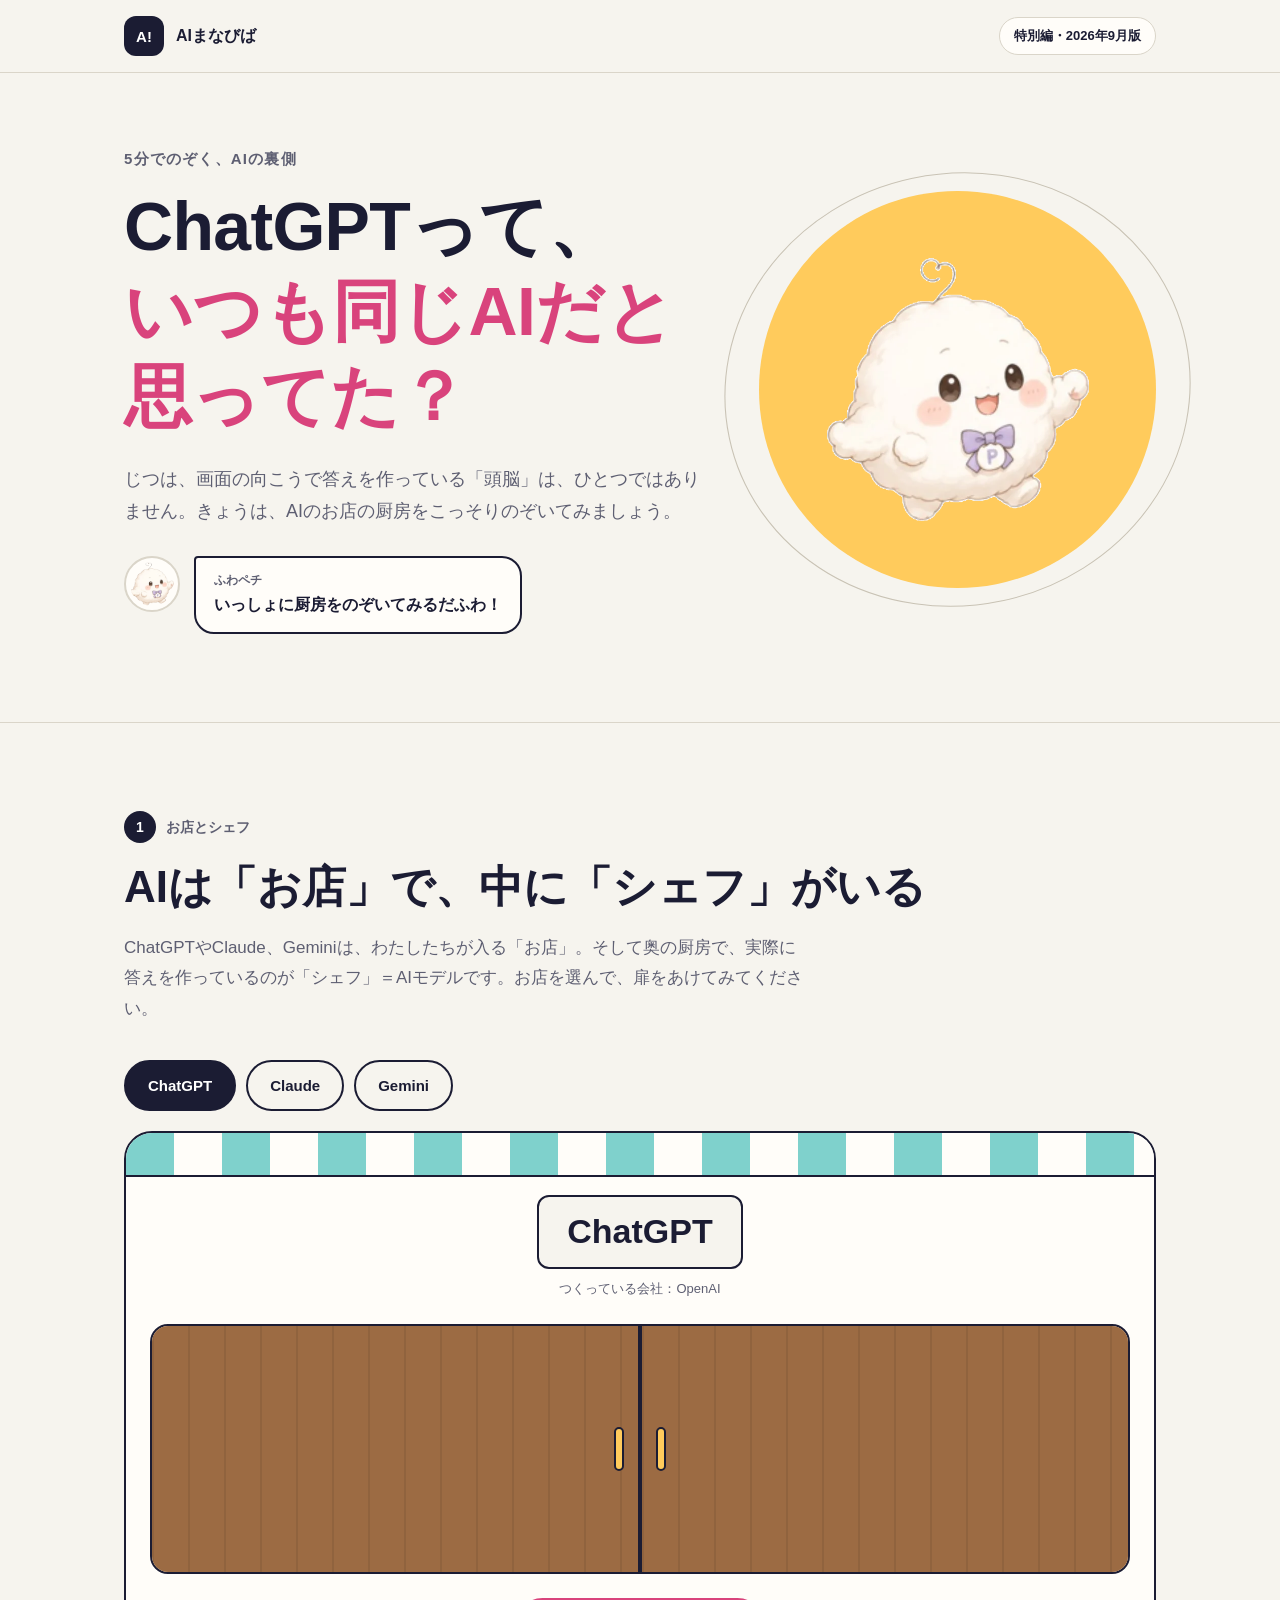
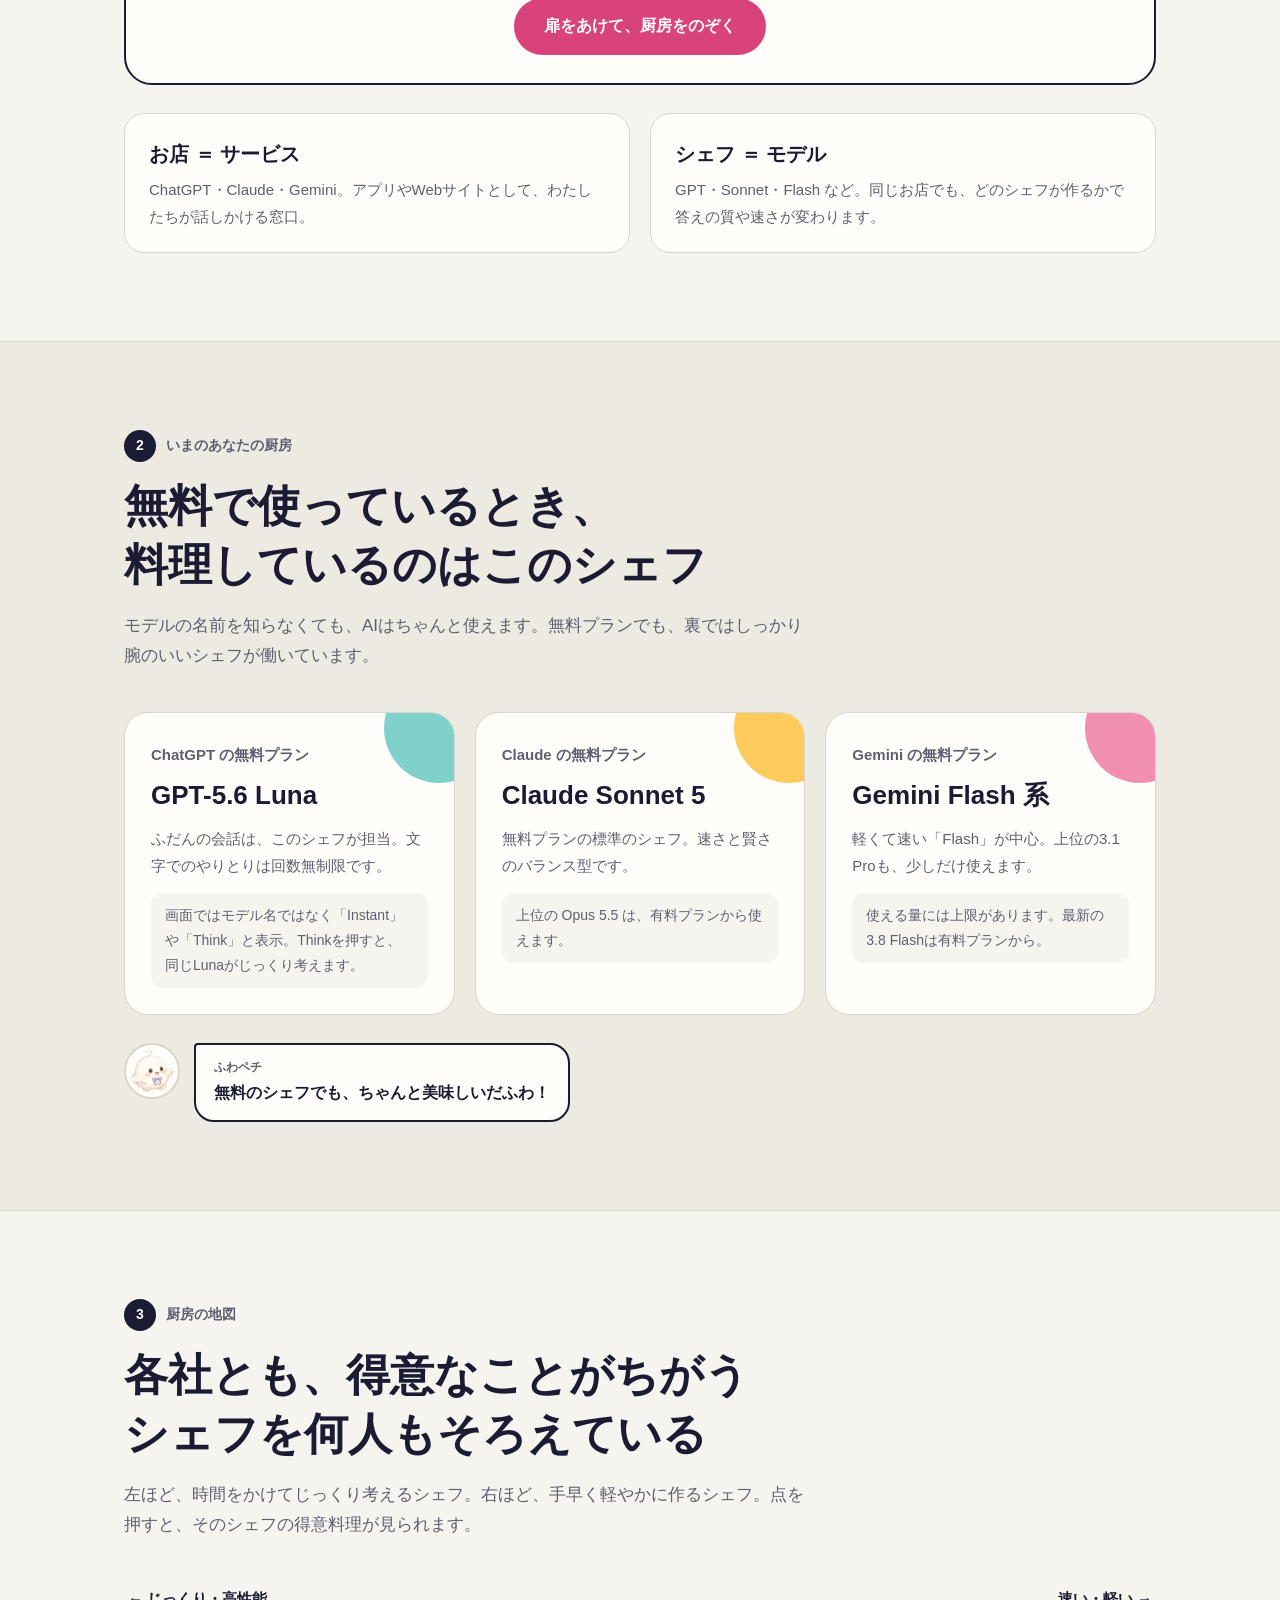
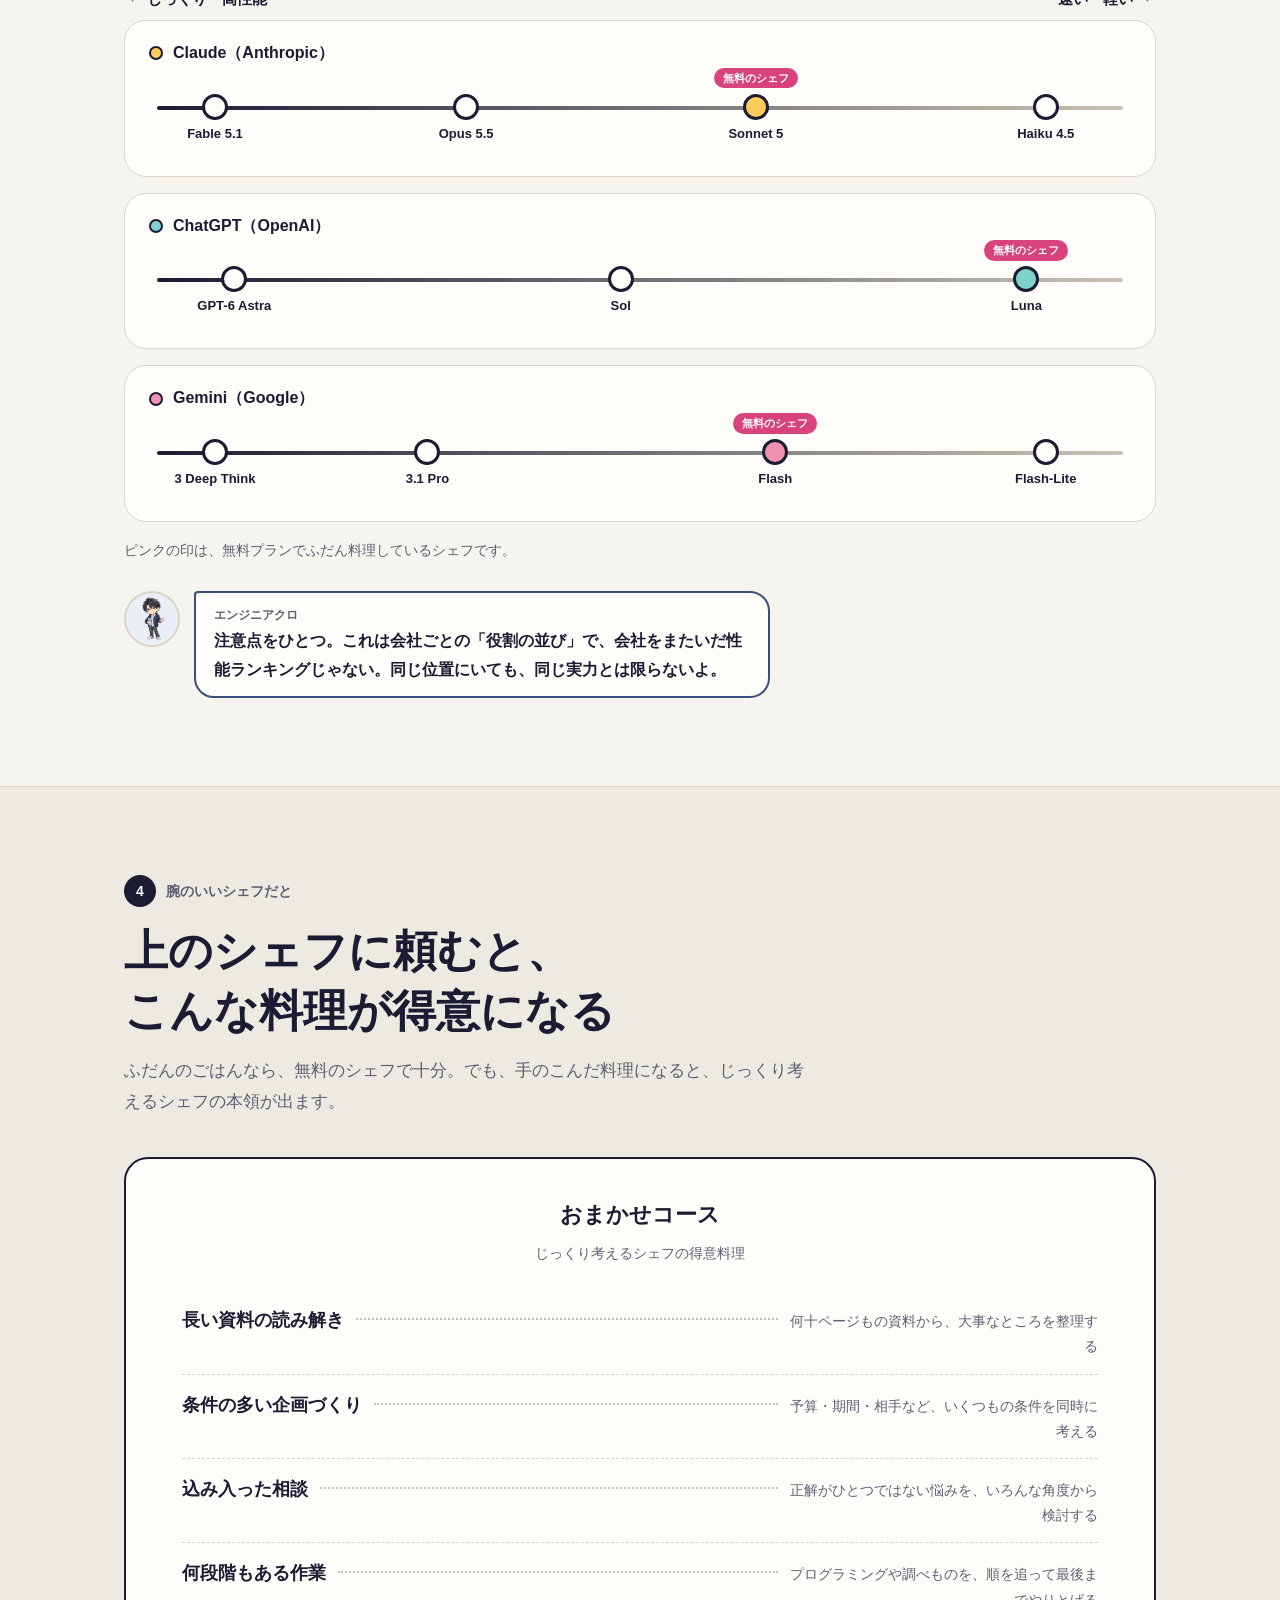
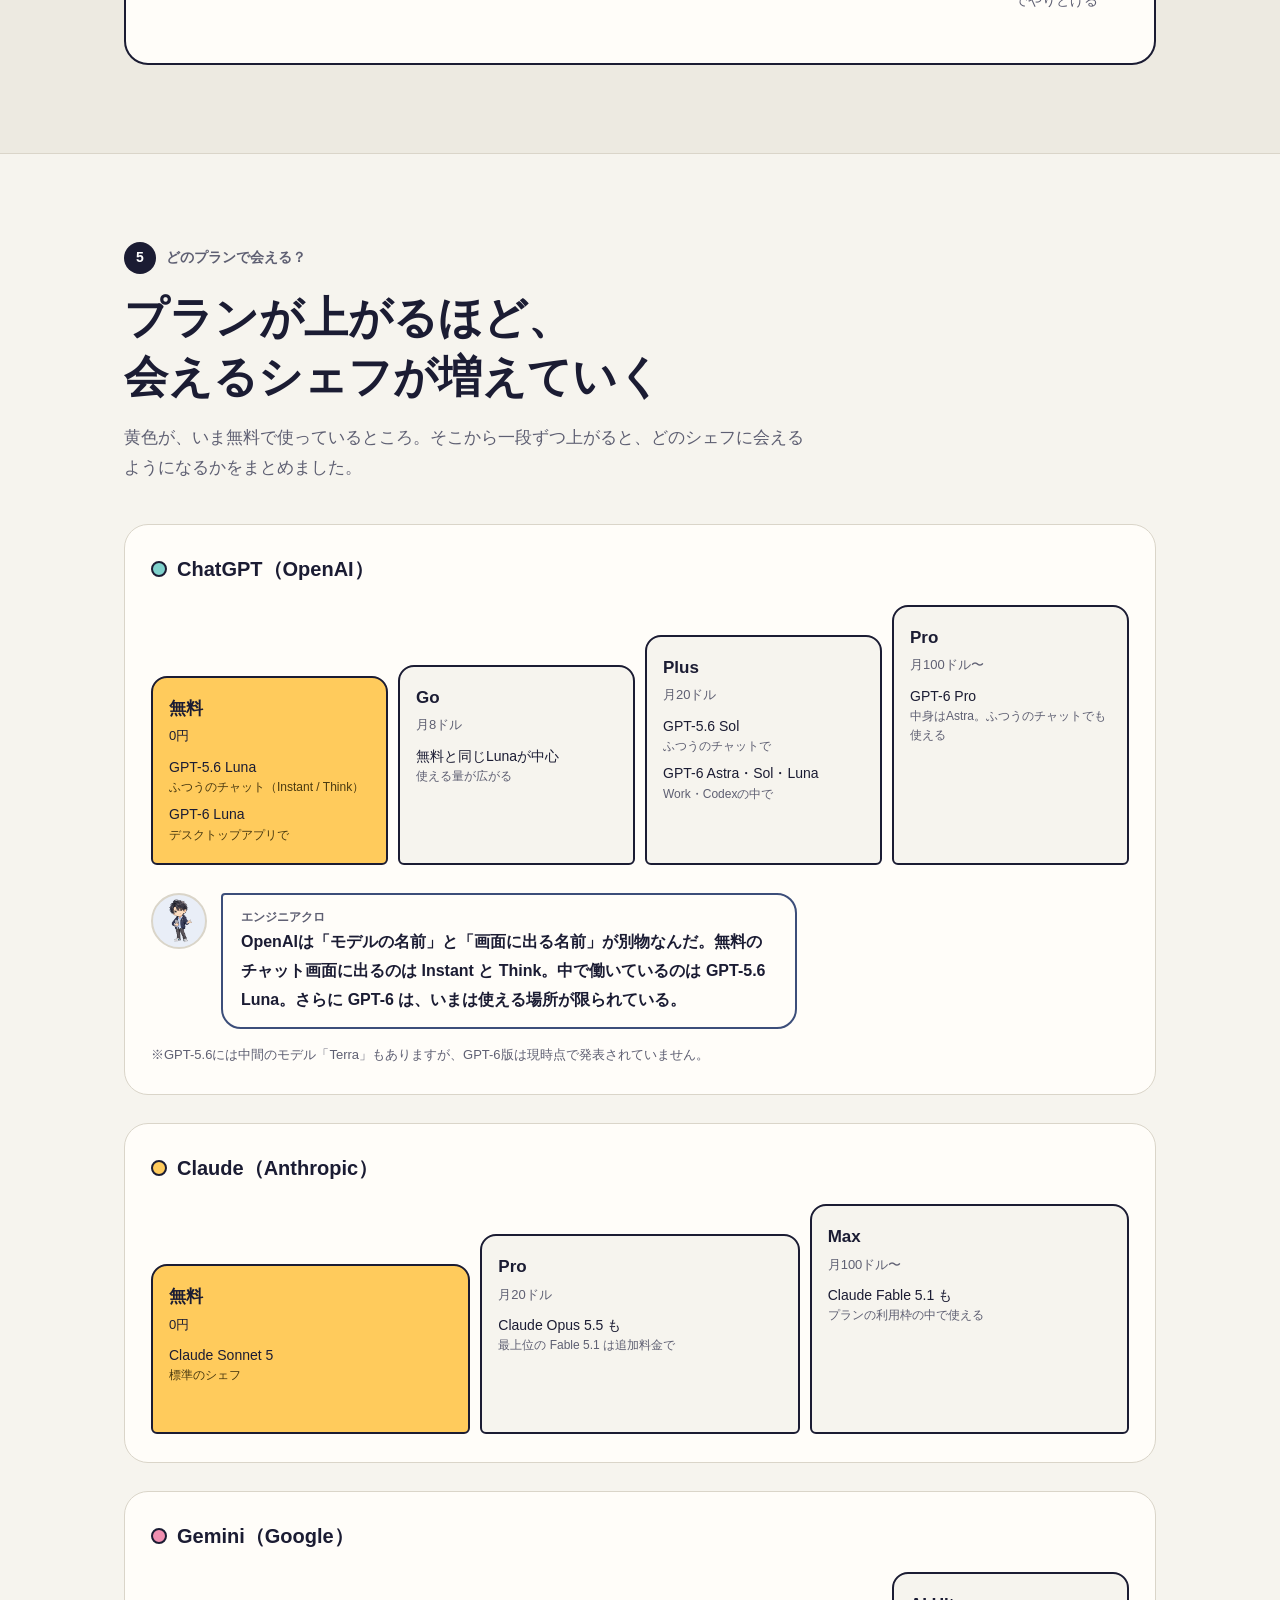
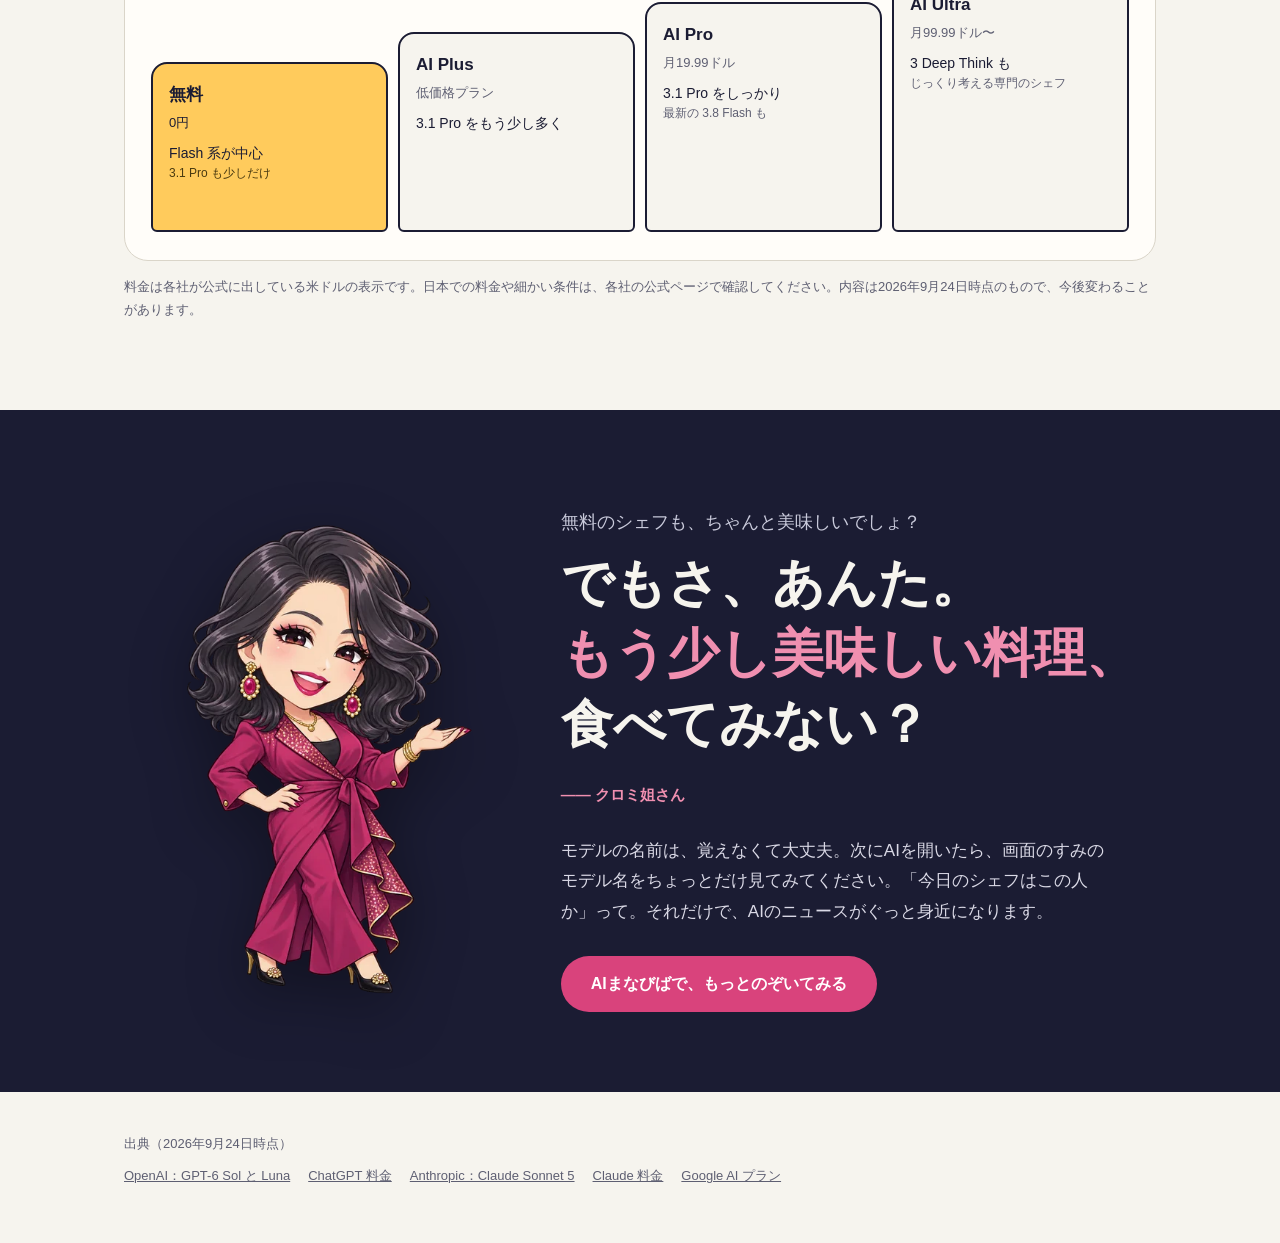
<file: index.html>
<!DOCTYPE html>
<html lang="ja">
<head>
<meta charset="utf-8">
<meta name="viewport" content="width=device-width, initial-scale=1, viewport-fit=cover">
<meta name="theme-color" content="#15162b">
<title>AIの厨房をのぞいてみよう｜AIまなびば 特別編</title>
<style>
:root{
  --paper:#F6F4EE; --paper2:#EDEAE1; --card:#FFFDF9; --ink:#1B1C33; --muted:#5E5F72;
  --pink:#D9437C; --sun:#FFCB5C; --mint:#7FD1CC; --rose:#F08FB0; --line:#DAD5C9;
  --font: Meiryo, "Meiryo UI", "Hiragino Sans", "Hiragino Kaku Gothic ProN", "Noto Sans JP", sans-serif;
}
*{box-sizing:border-box;margin:0;padding:0}
html{scroll-behavior:smooth}
body{background:var(--paper);color:var(--ink);font-family:var(--font);line-height:1.8;-webkit-font-smoothing:antialiased;
  padding-top:env(safe-area-inset-top,0px);padding-bottom:env(safe-area-inset-bottom,0px)}
img{max-width:100%;display:block}
a{color:inherit}
:focus-visible{outline:3px solid var(--pink);outline-offset:3px;border-radius:6px}
.wrap{max-width:1080px;margin:0 auto;padding:0 24px}

/* header */
header{border-bottom:1px solid var(--line)}
header .wrap{display:flex;align-items:center;justify-content:space-between;height:72px}
.brand{display:flex;align-items:center;gap:12px;font-weight:700;text-decoration:none}
.brand i{font-style:normal;display:grid;place-items:center;width:40px;height:40px;border-radius:12px;background:var(--ink);color:#fff;font-size:15px}
.tag{font-size:13px;font-weight:700;background:var(--card);border:1px solid var(--line);padding:6px 14px;border-radius:999px}

/* hero */
.hero{padding:72px 0 88px}
.hero .wrap{display:grid;grid-template-columns:1.2fr .8fr;gap:40px;align-items:center}
.kicker{font-size:15px;font-weight:700;color:var(--muted);letter-spacing:.08em;margin-bottom:12px}
.hero h1{font-size:clamp(36px,6.4vw,68px);line-height:1.25;font-weight:700;letter-spacing:-.01em}
.hero h1 span{display:block;color:var(--pink)}
.hero p.lead{margin-top:24px;font-size:18px;color:var(--muted);max-width:32em}
.sun{position:relative;aspect-ratio:1;border-radius:50%;background:var(--sun);display:grid;place-items:center}
.sun::after{content:"";position:absolute;inset:-18px;border-radius:50%;border:1px solid #C9C3B5;transform:rotate(-12deg) scaleX(1.08)}
.sun img{width:66%;animation:float 4s ease-in-out infinite}
@keyframes float{50%{transform:translateY(-10px)}}

/* speech */
.say{display:flex;gap:14px;align-items:flex-start;margin-top:28px}
.say img{width:56px;height:56px;object-fit:contain;flex:none;background:var(--card);border-radius:50%;border:2px solid var(--line);padding:4px}
.say .bubble{background:var(--card);border:2px solid var(--ink);border-radius:4px 20px 20px 20px;padding:12px 18px;font-weight:700;font-size:16px;max-width:36em}
.say .who{display:block;font-size:12px;color:var(--muted);font-weight:700}
.say.kuro .bubble{border-color:#3C4E7A}
.say.kuro img{background:#E9EEF7}

/* sections */
section.scene{padding:88px 0;border-top:1px solid var(--line)}
section.alt{background:var(--paper2)}
.scene h2{font-size:clamp(28px,4.2vw,44px);line-height:1.35;font-weight:700;margin-bottom:16px}
.scene .intro{font-size:17px;color:var(--muted);max-width:40em}
.step{display:inline-flex;align-items:center;gap:10px;font-weight:700;font-size:14px;color:var(--muted);margin-bottom:14px}
.step b{display:grid;place-items:center;width:32px;height:32px;border-radius:50%;background:var(--ink);color:#fff;font-size:14px}

/* shop */
.shop-tabs{display:flex;gap:10px;flex-wrap:wrap;margin:36px 0 20px}
.shop-tabs button{font:inherit;font-weight:700;font-size:15px;padding:10px 22px;border-radius:999px;border:2px solid var(--ink);background:transparent;color:var(--ink);cursor:pointer}
.shop-tabs button[aria-pressed="true"]{background:var(--ink);color:#fff}
.shop{background:var(--card);border-radius:28px;border:2px solid var(--ink);overflow:hidden}
.awning{height:44px;background:repeating-linear-gradient(90deg,var(--c,var(--sun)) 0 48px,var(--card) 48px 96px);border-bottom:2px solid var(--ink)}
.sign{text-align:center;padding:18px 16px 6px}
.sign strong{display:inline-block;font-size:clamp(24px,4vw,34px);border:2px solid var(--ink);border-radius:12px;padding:4px 28px;background:var(--paper)}
.sign small{display:block;color:var(--muted);font-size:13px;margin-top:8px}
.window{position:relative;margin:18px 24px 24px;border-radius:18px;border:2px solid var(--ink);background:#FBF1DE;min-height:250px;overflow:hidden}
.chefs{display:flex;justify-content:center;align-items:flex-end;gap:clamp(8px,3vw,36px);padding:28px 12px 18px;flex-wrap:wrap}
.chef{text-align:center;width:120px}
.chef svg{width:88px;height:120px;display:block;margin:0 auto}
.chef .nm{display:inline-block;font-size:13px;font-weight:700;background:var(--card);border:1.5px solid var(--ink);border-radius:8px;padding:2px 8px;margin-top:4px;line-height:1.5}
.chef .rl{display:block;font-size:12px;color:var(--muted);margin-top:4px;line-height:1.4}
.door{position:absolute;top:0;bottom:0;width:50%;background:#9C6B43;transition:transform .9s cubic-bezier(.6,0,.2,1);display:grid;place-items:center;
  background-image:linear-gradient(90deg,rgba(0,0,0,.08) 2px,transparent 2px);background-size:36px 100%}
.door.l{left:0;border-right:2px solid var(--ink)} .door.r{right:0;border-left:2px solid var(--ink)}
.door span{width:10px;height:44px;border-radius:6px;background:var(--sun);border:2px solid var(--ink)}
.door.l span{margin-left:auto;margin-right:14px}.door.r span{margin-right:auto;margin-left:14px}
.window.open .door.l{transform:translateX(-101%)} .window.open .door.r{transform:translateX(101%)}
.peek{display:flex;justify-content:center;padding:0 24px 28px}
.btn{font:inherit;font-weight:700;font-size:16px;padding:14px 30px;border-radius:999px;border:none;background:var(--pink);color:#fff;cursor:pointer}
.btn:hover{filter:brightness(1.05)}
.equation{display:grid;grid-template-columns:1fr 1fr;gap:20px;margin-top:28px}
.eq{background:var(--card);border-radius:20px;padding:22px 24px;border:1px solid var(--line)}
.eq b{display:block;font-size:20px}
.eq p{color:var(--muted);font-size:15px;margin-top:4px}

/* free */
.free-grid{display:grid;grid-template-columns:repeat(3,1fr);gap:20px;margin-top:40px}
.free{position:relative;background:var(--card);border-radius:24px;padding:28px 26px 26px;overflow:hidden;border:1px solid var(--line)}
.free::before{content:"";position:absolute;top:-40px;right:-40px;width:110px;height:110px;border-radius:50%;background:var(--c)}
.free h3{font-size:15px;color:var(--muted);font-weight:700}
.free p.who{color:var(--ink);font-size:26px;font-weight:700;line-height:1.35;margin:10px 0 12px}
.free p{font-size:15px;color:var(--muted)}
.free .screen{margin-top:14px;font-size:14px;background:var(--paper);border-radius:12px;padding:10px 14px}

/* map */
.axis{display:flex;justify-content:space-between;font-weight:700;font-size:15px;margin:44px 0 8px;padding:0 4px}
.axis span:first-child::before{content:"← "} .axis span:last-child::after{content:" →"}
.row{background:var(--card);border-radius:22px;border:1px solid var(--line);padding:18px 24px 20px;margin-bottom:16px}
.row h3{font-size:16px;font-weight:700;display:flex;align-items:center;gap:10px}
.row h3 i{width:14px;height:14px;border-radius:50%;background:var(--c);border:2px solid var(--ink)}
.track{position:relative;height:84px;margin:4px 8px 0}
.track::before{content:"";position:absolute;left:0;right:0;top:34px;height:4px;border-radius:2px;background:linear-gradient(90deg,var(--ink),#C9C3B5)}
.dot{position:absolute;top:0;transform:translateX(-50%);font:inherit;background:none;border:none;cursor:pointer;color:var(--ink);text-align:center;width:120px}
.dot .d{display:block;width:26px;height:26px;margin:22px auto 6px;border-radius:50%;background:var(--card);border:3px solid var(--ink);transition:transform .2s}
.dot .n{display:block;font-size:13px;font-weight:700;line-height:1.3}
.dot:hover .d,.dot[aria-expanded="true"] .d{transform:scale(1.2);background:var(--c)}
.dot.free-chef .d{background:var(--c)}
.dot .badge{position:absolute;top:-4px;left:50%;transform:translateX(-50%);white-space:nowrap;font-size:11px;font-weight:700;background:var(--pink);color:#fff;border-radius:999px;padding:1px 9px;line-height:1.7}
.info{font-size:15px;color:var(--ink);background:var(--paper);border-radius:12px;padding:12px 16px;margin-top:6px}
.info[hidden]{display:none}
.legend{font-size:14px;color:var(--muted);margin-top:8px}

/* menu */
.menu{margin-top:40px;background:var(--card);border-radius:24px;border:2px solid var(--ink);padding:36px clamp(20px,5vw,56px)}
.menu h3{text-align:center;font-size:22px;margin-bottom:6px}
.menu .sub{text-align:center;color:var(--muted);font-size:14px;margin-bottom:24px}
.menu ul{list-style:none}
.menu li{display:flex;align-items:baseline;gap:12px;padding:14px 0;border-bottom:1px dashed var(--line)}
.menu li:last-child{border-bottom:none}
.menu li b{font-size:18px}
.menu li .fill{flex:1;border-bottom:2px dotted #C9C3B5;transform:translateY(-6px);min-width:20px}
.menu li span{font-size:14px;color:var(--muted);text-align:right;max-width:22em}

/* plans */
.plans{display:grid;gap:28px;margin-top:40px}
.plan{background:var(--card);border-radius:24px;border:1px solid var(--line);padding:26px 26px 28px}
.plan h3{font-size:20px;display:flex;align-items:center;gap:10px;margin-bottom:18px}
.plan h3 i{width:16px;height:16px;border-radius:50%;background:var(--c);border:2px solid var(--ink)}
.stairs{display:grid;grid-auto-flow:column;grid-auto-columns:1fr;gap:10px;align-items:end}
.stair{border-radius:16px 16px 6px 6px;padding:16px 16px 18px;background:var(--paper);border:2px solid var(--ink)}
.stair:nth-child(1){min-height:170px}.stair:nth-child(2){min-height:200px}.stair:nth-child(3){min-height:230px}.stair:nth-child(4){min-height:260px}
.stair.you{background:var(--sun)}
.stair .pn{font-weight:700;font-size:17px}
.stair .pr{font-size:13px;color:var(--muted);margin-bottom:8px}
.stair.you .pr{color:var(--ink)}
.stair ul{list-style:none;font-size:14px;line-height:1.6}
.stair li+li{margin-top:6px}
.stair li small{display:block;font-size:12px;color:var(--muted)}
.stair.you li small{color:#4A3A10}
.note{font-size:13px;color:var(--muted);margin-top:14px}

/* finale */
.finale{background:var(--ink);color:#F6F4EE;padding:96px 0 80px;overflow:hidden}
.finale .wrap{display:grid;grid-template-columns:.8fr 1.2fr;gap:40px;align-items:center}
.finale img{width:100%;max-width:380px;margin:0 auto;filter:drop-shadow(0 18px 30px rgba(0,0,0,.35))}
.finale .line1{font-size:18px;color:#C9CADB}
.finale h2{font-size:clamp(30px,4.8vw,52px);line-height:1.35;margin:10px 0 22px}
.finale h2 em{font-style:normal;color:var(--rose)}
.finale .by{font-weight:700;color:var(--rose);font-size:15px}
.finale p.close{margin-top:28px;font-size:17px;color:#DAD9E6;max-width:32em}
.finale .btn{display:inline-block;margin-top:28px;text-decoration:none}

footer{padding:40px 0 56px;font-size:13px;color:var(--muted)}
footer ul{list-style:none;margin-top:8px;display:flex;flex-wrap:wrap;gap:6px 18px}

/* responsive */
@media (max-width:820px){
  .hero .wrap,.finale .wrap{grid-template-columns:1fr}
  .sun{max-width:320px;margin:0 auto;width:100%}
  .free-grid,.equation{grid-template-columns:1fr}
  .stairs{grid-auto-flow:row;grid-auto-columns:auto}
  .stair{min-height:0!important}
  .track{height:auto;display:flex;flex-direction:column;gap:6px;margin-top:10px}
  .track::before{left:12px;right:auto;top:4px;bottom:4px;width:4px;height:auto;background:linear-gradient(180deg,var(--ink),#C9C3B5)}
  .dot{position:relative;left:auto!important;transform:none;display:flex;align-items:center;gap:12px;width:auto;text-align:left;padding:4px 0}
  .dot .d{margin:0 0 0 1px;flex:none}
  .dot .badge{position:static;transform:none;margin-left:4px;order:3}
  .axis{flex-direction:column;gap:2px;font-size:14px}
  .axis span:first-child::before{content:"↑ "} .axis span:last-child::after{content:" ↓"}
  .menu li{flex-wrap:wrap}.menu li .fill{display:none}.menu li span{text-align:left;max-width:none}
}
@media (prefers-reduced-motion:reduce){*{animation:none!important;transition:none!important}html{scroll-behavior:auto}}
</style>
</head>
<body>

<header><div class="wrap">
  <a class="brand" href="https://ai-manabiba.mighty-eagle-3157.chatgpt.site/"><i>A!</i>AIまなびば</a>
  <span class="tag">特別編・2026年9月版</span>
</div></header>

<main>
<section class="hero"><div class="wrap">
  <div>
    <p class="kicker">5分でのぞく、AIの裏側</p>
    <h1>ChatGPTって、<span>いつも同じAIだと<br>思ってた？</span></h1>
    <p class="lead">じつは、画面の向こうで答えを作っている「頭脳」は、ひとつではありません。きょうは、AIのお店の厨房をこっそりのぞいてみましょう。</p>
    <div class="say">
      <img src="[data-uri]" alt="">
      <p class="bubble"><span class="who">ふわペチ</span>いっしょに厨房をのぞいてみるだふわ！</p>
    </div>
  </div>
  <div class="sun"><img src="[data-uri]" alt="案内役のふわペチ"></div>
</div></section>

<section class="scene" id="shop"><div class="wrap">
  <p class="step"><b>1</b>お店とシェフ</p>
  <h2>AIは「お店」で、中に「シェフ」がいる</h2>
  <p class="intro">ChatGPTやClaude、Geminiは、わたしたちが入る「お店」。そして奥の厨房で、実際に答えを作っているのが「シェフ」＝AIモデルです。お店を選んで、扉をあけてみてください。</p>

  <div class="shop-tabs" role="group" aria-label="お店をえらぶ">
    <button type="button" data-shop="chatgpt" aria-pressed="true">ChatGPT</button>
    <button type="button" data-shop="claude" aria-pressed="false">Claude</button>
    <button type="button" data-shop="gemini" aria-pressed="false">Gemini</button>
  </div>

  <div class="shop" id="shopBox">
    <div class="awning"></div>
    <div class="sign"><strong id="shopName">ChatGPT</strong><small id="shopMaker">つくっている会社：OpenAI</small></div>
    <div class="window" id="win">
      <div class="chefs" id="chefs" aria-live="polite"></div>
      <div class="door l" aria-hidden="true"><span></span></div>
      <div class="door r" aria-hidden="true"><span></span></div>
    </div>
    <div class="peek"><button class="btn" type="button" id="peekBtn" aria-controls="win">扉をあけて、厨房をのぞく</button></div>
  </div>

  <div class="equation">
    <div class="eq"><b>お店 ＝ サービス</b><p>ChatGPT・Claude・Gemini。アプリやWebサイトとして、わたしたちが話しかける窓口。</p></div>
    <div class="eq"><b>シェフ ＝ モデル</b><p>GPT・Sonnet・Flash など。同じお店でも、どのシェフが作るかで答えの質や速さが変わります。</p></div>
  </div>
</div></section>

<section class="scene alt" id="free"><div class="wrap">
  <p class="step"><b>2</b>いまのあなたの厨房</p>
  <h2>無料で使っているとき、<br>料理しているのはこのシェフ</h2>
  <p class="intro">モデルの名前を知らなくても、AIはちゃんと使えます。無料プランでも、裏ではしっかり腕のいいシェフが働いています。</p>
  <div class="free-grid">
    <article class="free" style="--c:var(--mint)">
      <h3>ChatGPT の無料プラン</h3>
      <p class="who">GPT-5.6 Luna</p>
      <p>ふだんの会話は、このシェフが担当。文字でのやりとりは回数無制限です。</p>
      <p class="screen">画面ではモデル名ではなく「Instant」や「Think」と表示。Thinkを押すと、同じLunaがじっくり考えます。</p>
    </article>
    <article class="free" style="--c:var(--sun)">
      <h3>Claude の無料プラン</h3>
      <p class="who">Claude Sonnet 5</p>
      <p>無料プランの標準のシェフ。速さと賢さのバランス型です。</p>
      <p class="screen">上位の Opus 5.5 は、有料プランから使えます。</p>
    </article>
    <article class="free" style="--c:var(--rose)">
      <h3>Gemini の無料プラン</h3>
      <p class="who">Gemini Flash 系</p>
      <p>軽くて速い「Flash」が中心。上位の3.1 Proも、少しだけ使えます。</p>
      <p class="screen">使える量には上限があります。最新の3.8 Flashは有料プランから。</p>
    </article>
  </div>
  <div class="say">
    <img src="[data-uri]" alt="">
    <p class="bubble"><span class="who">ふわペチ</span>無料のシェフでも、ちゃんと美味しいだふわ！</p>
  </div>
</div></section>

<section class="scene" id="map"><div class="wrap">
  <p class="step"><b>3</b>厨房の地図</p>
  <h2>各社とも、得意なことがちがう<br>シェフを何人もそろえている</h2>
  <p class="intro">左ほど、時間をかけてじっくり考えるシェフ。右ほど、手早く軽やかに作るシェフ。点を押すと、そのシェフの得意料理が見られます。</p>

  <div class="axis" aria-hidden="true"><span>じっくり・高性能</span><span>速い・軽い</span></div>
  <div id="rows"></div>
  <p class="legend">ピンクの印は、無料プランでふだん料理しているシェフです。</p>

  <div class="say kuro">
    <img src="[data-uri]" alt="">
    <p class="bubble"><span class="who">エンジニアクロ</span>注意点をひとつ。これは会社ごとの「役割の並び」で、会社をまたいだ性能ランキングじゃない。同じ位置にいても、同じ実力とは限らないよ。</p>
  </div>
</div></section>

<section class="scene alt" id="menu"><div class="wrap">
  <p class="step"><b>4</b>腕のいいシェフだと</p>
  <h2>上のシェフに頼むと、<br>こんな料理が得意になる</h2>
  <p class="intro">ふだんのごはんなら、無料のシェフで十分。でも、手のこんだ料理になると、じっくり考えるシェフの本領が出ます。</p>
  <div class="menu">
    <h3>おまかせコース</h3>
    <p class="sub">じっくり考えるシェフの得意料理</p>
    <ul>
      <li><b>長い資料の読み解き</b><i class="fill"></i><span>何十ページもの資料から、大事なところを整理する</span></li>
      <li><b>条件の多い企画づくり</b><i class="fill"></i><span>予算・期間・相手など、いくつもの条件を同時に考える</span></li>
      <li><b>込み入った相談</b><i class="fill"></i><span>正解がひとつではない悩みを、いろんな角度から検討する</span></li>
      <li><b>何段階もある作業</b><i class="fill"></i><span>プログラミングや調べものを、順を追って最後までやりとげる</span></li>
    </ul>
  </div>
</div></section>

<section class="scene" id="plans"><div class="wrap">
  <p class="step"><b>5</b>どのプランで会える？</p>
  <h2>プランが上がるほど、<br>会えるシェフが増えていく</h2>
  <p class="intro">黄色が、いま無料で使っているところ。そこから一段ずつ上がると、どのシェフに会えるようになるかをまとめました。</p>

  <div class="plans">
    <div class="plan" style="--c:var(--mint)">
      <h3><i></i>ChatGPT（OpenAI）</h3>
      <div class="stairs">
        <div class="stair you"><p class="pn">無料</p><p class="pr">0円</p><ul><li>GPT-5.6 Luna<small>ふつうのチャット（Instant / Think）</small></li><li>GPT-6 Luna<small>デスクトップアプリで</small></li></ul></div>
        <div class="stair"><p class="pn">Go</p><p class="pr">月8ドル</p><ul><li>無料と同じLunaが中心<small>使える量が広がる</small></li></ul></div>
        <div class="stair"><p class="pn">Plus</p><p class="pr">月20ドル</p><ul><li>GPT-5.6 Sol<small>ふつうのチャットで</small></li><li>GPT-6 Astra・Sol・Luna<small>Work・Codexの中で</small></li></ul></div>
        <div class="stair"><p class="pn">Pro</p><p class="pr">月100ドル〜</p><ul><li>GPT-6 Pro<small>中身はAstra。ふつうのチャットでも使える</small></li></ul></div>
      </div>
      <div class="say kuro">
        <img src="[data-uri]" alt="">
        <p class="bubble"><span class="who">エンジニアクロ</span>OpenAIは「モデルの名前」と「画面に出る名前」が別物なんだ。無料のチャット画面に出るのは Instant と Think。中で働いているのは GPT-5.6 Luna。さらに GPT-6 は、いまは使える場所が限られている。</p>
      </div>
      <p class="note">※GPT-5.6には中間のモデル「Terra」もありますが、GPT-6版は現時点で発表されていません。</p>
    </div>

    <div class="plan" style="--c:var(--sun)">
      <h3><i></i>Claude（Anthropic）</h3>
      <div class="stairs">
        <div class="stair you"><p class="pn">無料</p><p class="pr">0円</p><ul><li>Claude Sonnet 5<small>標準のシェフ</small></li></ul></div>
        <div class="stair"><p class="pn">Pro</p><p class="pr">月20ドル</p><ul><li>Claude Opus 5.5 も<small>最上位の Fable 5.1 は追加料金で</small></li></ul></div>
        <div class="stair"><p class="pn">Max</p><p class="pr">月100ドル〜</p><ul><li>Claude Fable 5.1 も<small>プランの利用枠の中で使える</small></li></ul></div>
      </div>
    </div>

    <div class="plan" style="--c:var(--rose)">
      <h3><i></i>Gemini（Google）</h3>
      <div class="stairs">
        <div class="stair you"><p class="pn">無料</p><p class="pr">0円</p><ul><li>Flash 系が中心<small>3.1 Pro も少しだけ</small></li></ul></div>
        <div class="stair"><p class="pn">AI Plus</p><p class="pr">低価格プラン</p><ul><li>3.1 Pro をもう少し多く</li></ul></div>
        <div class="stair"><p class="pn">AI Pro</p><p class="pr">月19.99ドル</p><ul><li>3.1 Pro をしっかり<small>最新の 3.8 Flash も</small></li></ul></div>
        <div class="stair"><p class="pn">AI Ultra</p><p class="pr">月99.99ドル〜</p><ul><li>3 Deep Think も<small>じっくり考える専門のシェフ</small></li></ul></div>
      </div>
    </div>
  </div>
  <p class="note">料金は各社が公式に出している米ドルの表示です。日本での料金や細かい条件は、各社の公式ページで確認してください。内容は2026年9月24日時点のもので、今後変わることがあります。</p>
</div></section>

<section class="finale"><div class="wrap">
  <img src="[data-uri]" alt="クロミ姐さん">
  <div>
    <p class="line1">無料のシェフも、ちゃんと美味しいでしょ？</p>
    <h2>でもさ、あんた。<br><em>もう少し美味しい料理、</em><br>食べてみない？</h2>
    <p class="by">―― クロミ姐さん</p>
    <p class="close">モデルの名前は、覚えなくて大丈夫。次にAIを開いたら、画面のすみのモデル名をちょっとだけ見てみてください。「今日のシェフはこの人か」って。それだけで、AIのニュースがぐっと身近になります。</p>
    <a class="btn" href="https://ai-manabiba.mighty-eagle-3157.chatgpt.site/">AIまなびばで、もっとのぞいてみる</a>
  </div>
</div></section>
</main>

<footer><div class="wrap">
  <p>出典（2026年9月24日時点）</p>
  <ul>
    <li><a href="https://openai.com/index/introducing-gpt-6-sol-and-luna/">OpenAI：GPT-6 Sol と Luna</a></li>
    <li><a href="https://chatgpt.com/pricing/">ChatGPT 料金</a></li>
    <li><a href="https://www.anthropic.com/news/claude-sonnet-5">Anthropic：Claude Sonnet 5</a></li>
    <li><a href="https://claude.com/pricing">Claude 料金</a></li>
    <li><a href="https://gemini.google/subscriptions/">Google AI プラン</a></li>
  </ul>
</div></footer>

<script>
const SHOPS={
  chatgpt:{name:"ChatGPT",maker:"OpenAI",c:"#7FD1CC",chefs:[
    ["GPT-6 Astra","むずかしい仕事の達人"],["GPT-6 Sol","ふだんの仕事の主力"],["GPT-6 Luna","手早く作る軽やか担当"]]},
  claude:{name:"Claude",maker:"Anthropic",c:"#FFCB5C",chefs:[
    ["Fable 5.1","いちばんの腕利き"],["Opus 5.5","本格的な仕事の名人"],["Sonnet 5","バランスのいい主力"],["Haiku 4.5","速くて手軽"]]},
  gemini:{name:"Gemini",maker:"Google",c:"#F08FB0",chefs:[
    ["3 Deep Think","じっくり考える専門家"],["3.1 Pro","上位の料理人"],["3.8 Flash","よく働く主力"],["3.5 Flash-Lite","いちばん軽くて速い"]]}
};
const ROWS=[
  {name:"Claude（Anthropic）",c:"#FFCB5C",chefs:[
    [6,"Fable 5.1","Anthropicでいちばん高性能。最高の力が必要な、難しく大事な仕事に。"],
    [32,"Opus 5.5","Fableに近い力を、より手ごろに。企画や分析、プログラミングなど本格的な仕事に。"],
    [62,"Sonnet 5","速さと賢さのバランス型。文章づくりや調べもの、日々の相談に。",true],
    [92,"Haiku 4.5","いちばん速くて手軽。短い質問や要約、たくさんの定型作業に。"]]},
  {name:"ChatGPT（OpenAI）",c:"#7FD1CC",chefs:[
    [8,"GPT-6 Astra","OpenAIでいちばん賢いモデル。条件がたくさん絡む難しい仕事に。"],
    [48,"Sol","ふだんの仕事の主力。GPT-6 Solは、前の世代より間違いが約半分に。"],
    [90,"Luna","とにかく速くて軽い。要約やちょっとした質問に。無料プランのふだんのシェフ（GPT-5.6 Luna）。",true]]},
  {name:"Gemini（Google）",c:"#F08FB0",chefs:[
    [6,"3 Deep Think","時間をかけて深く考えることに特化した専門家。"],
    [28,"3.1 Pro","Googleの上位モデル。じっくり取り組む調べものや分析に。"],
    [64,"Flash","Googleの主力。最新の3.8 Flashは、6週間で3回も新しくなった働き者。無料プランはFlash系が中心。",true],
    [92,"Flash-Lite","いちばん軽くて速い。大量の処理やシンプルな作業に。"]]}
];
function chefSVG(c){return `<svg viewBox="0 0 88 120" aria-hidden="true">
<path d="M18 44c-12 0-14-20 0-20 0-14 18-16 22-6 6-10 22-6 20 6 14-2 14 20 2 20z" fill="#fff" stroke="#1B1C33" stroke-width="2.5"/>
<rect x="20" y="40" width="48" height="12" rx="3" fill="${c}" stroke="#1B1C33" stroke-width="2.5"/>
<circle cx="44" cy="68" r="17" fill="#FBE3CF" stroke="#1B1C33" stroke-width="2.5"/>
<circle cx="38" cy="67" r="2.2" fill="#1B1C33"/><circle cx="50" cy="67" r="2.2" fill="#1B1C33"/>
<path d="M39 74q5 4 10 0" fill="none" stroke="#1B1C33" stroke-width="2" stroke-linecap="round"/>
<path d="M18 118v-14q0-14 26-14t26 14v14z" fill="#fff" stroke="#1B1C33" stroke-width="2.5"/>
<path d="M36 90l8 10 8-10" fill="${c}" stroke="#1B1C33" stroke-width="2"/></svg>`}
const win=document.getElementById('win'),chefsEl=document.getElementById('chefs'),peek=document.getElementById('peekBtn');
function setShop(k){
  const s=SHOPS[k];
  document.querySelectorAll('.shop-tabs button').forEach(b=>b.setAttribute('aria-pressed',b.dataset.shop===k));
  document.getElementById('shopName').textContent=s.name;
  document.getElementById('shopMaker').textContent='つくっている会社：'+s.maker;
  document.getElementById('shopBox').style.setProperty('--c',s.c);
  chefsEl.innerHTML=s.chefs.map(([n,r])=>`<div class="chef">${chefSVG(s.c)}<span class="nm">${n}</span><span class="rl">${r}</span></div>`).join('');
  win.classList.remove('open'); peek.textContent='扉をあけて、厨房をのぞく';
}
document.querySelectorAll('.shop-tabs button').forEach(b=>b.addEventListener('click',()=>setShop(b.dataset.shop)));
peek.addEventListener('click',()=>{const o=win.classList.toggle('open');peek.textContent=o?'扉をしめる':'扉をあけて、厨房をのぞく'});
setShop('chatgpt');

const rowsEl=document.getElementById('rows');
ROWS.forEach((r,ri)=>{
  const row=document.createElement('div');row.className='row';row.style.setProperty('--c',r.c);
  row.innerHTML=`<h3><i></i>${r.name}</h3><div class="track">${r.chefs.map(([x,n,d,f],i)=>
    `<button type="button" class="dot${f?' free-chef':''}" style="left:${x}%" aria-expanded="false" aria-controls="info${ri}" data-i="${i}">${f?'<span class="badge">無料のシェフ</span>':''}<span class="d"></span><span class="n">${n}</span></button>`).join('')}</div><p class="info" id="info${ri}" hidden></p>`;
  const info=row.querySelector('.info');
  row.querySelectorAll('.dot').forEach(btn=>btn.addEventListener('click',()=>{
    const was=btn.getAttribute('aria-expanded')==='true';
    row.querySelectorAll('.dot').forEach(b=>b.setAttribute('aria-expanded','false'));
    if(was){info.hidden=true;return}
    const [,n,d]=r.chefs[btn.dataset.i];
    btn.setAttribute('aria-expanded','true');info.innerHTML=`<b>${n}</b>　${d}`;info.hidden=false;
  }));
  rowsEl.appendChild(row);
});
</script>
</body>
</html>
</file>
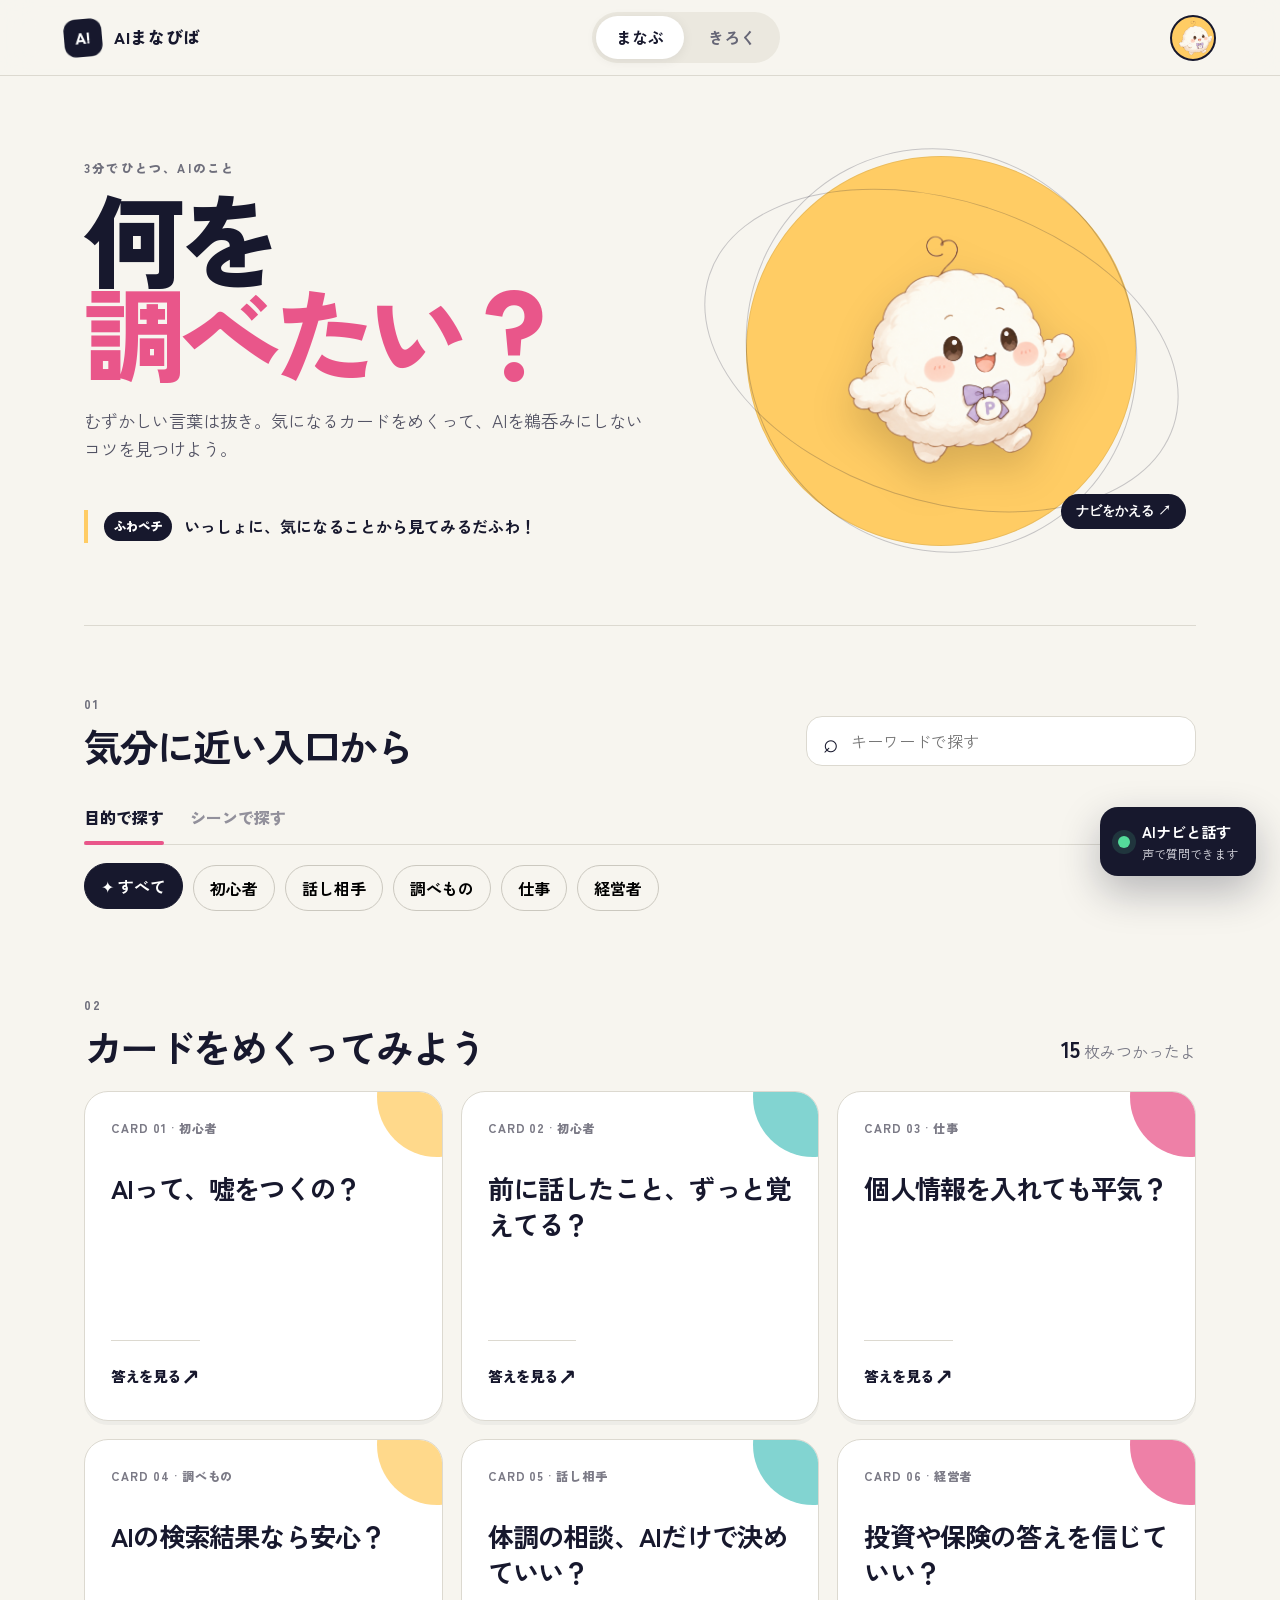
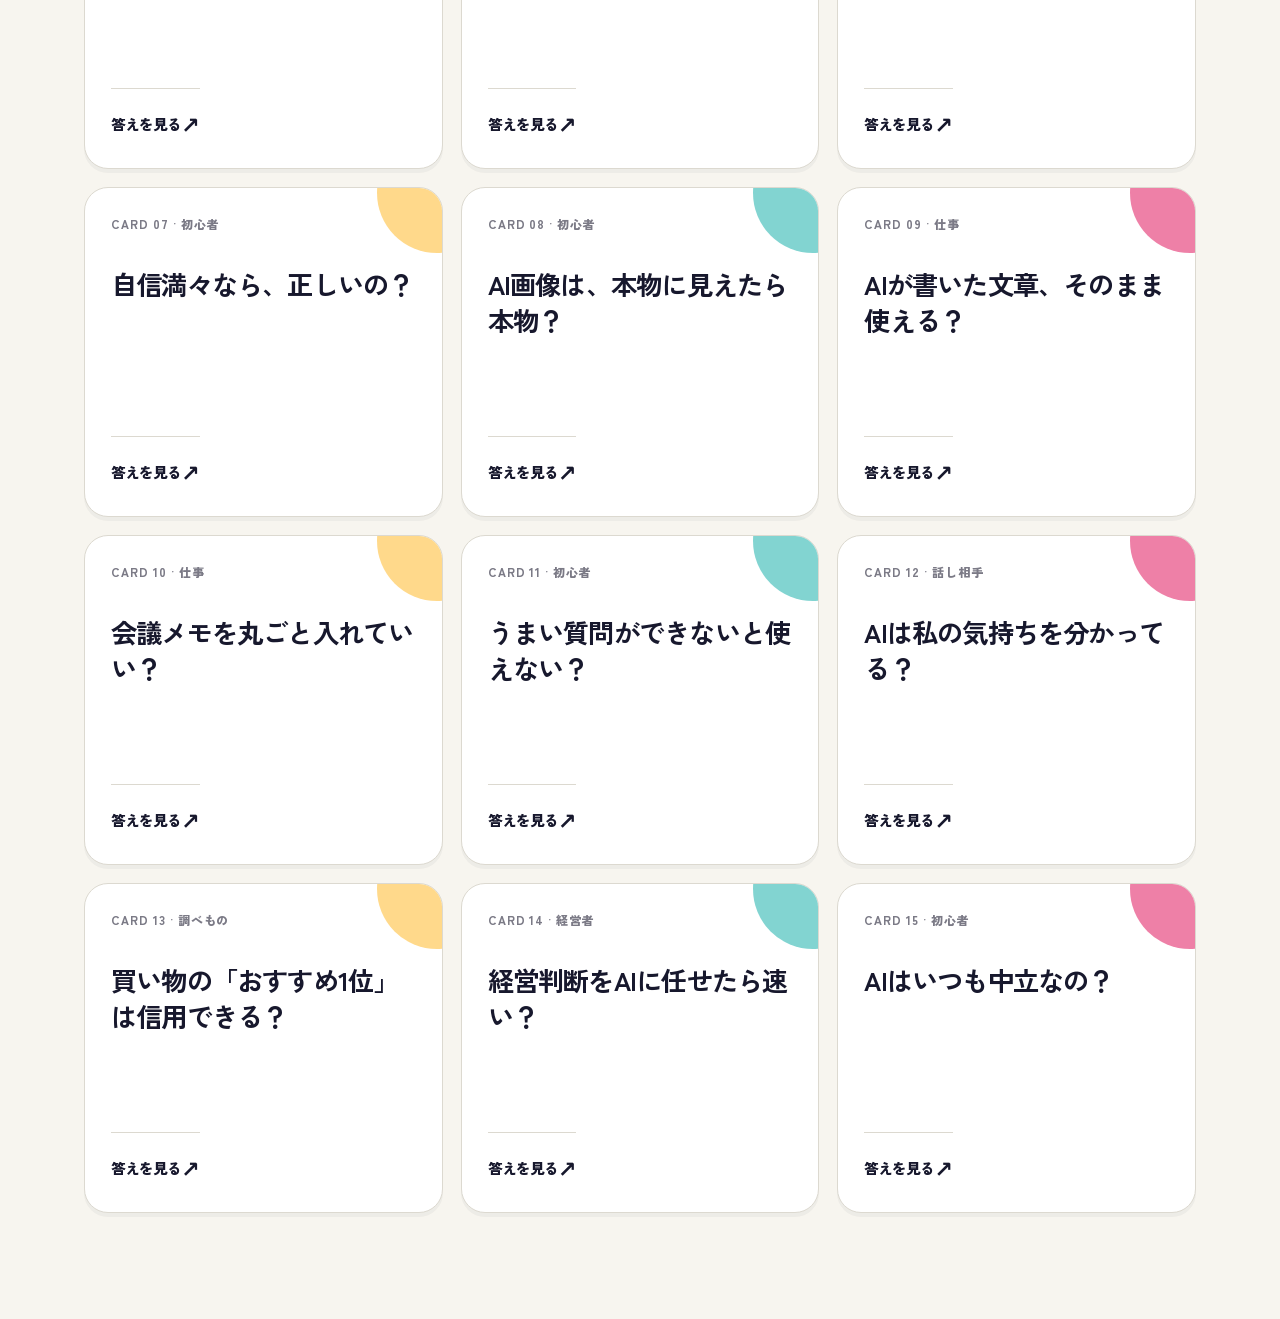
<file: app/index.html>
<!doctype html>
<html lang="ja">
<head>
  <meta charset="utf-8">
  <meta name="viewport" content="width=device-width, initial-scale=1">
  <meta name="description" content="暮らしの疑問から、AIとのちょうどいい付き合い方を学ぶカード型アプリ">
  <meta name="theme-color" content="#15162b">
  <link rel="icon" type="image/svg+xml" href="data:image/svg+xml,%3Csvg xmlns='http://www.w3.org/2000/svg' viewBox='0 0 64 64'%3E%3Crect width='64' height='64' rx='18' fill='%2315162b'/%3E%3Cpath d='M17 42 28 15h8l11 27h-8l-2-6H27l-2 6zm12-12h6l-3-9z' fill='%23fff'/%3E%3Ccircle cx='49' cy='16' r='7' fill='%23ffcc6a'/%3E%3C/svg%3E">
  <title>AIまなびば</title>
  <link rel="stylesheet" href="./styles.css">
  <link rel="stylesheet" href="./fix.css">
</head>
<body>
  <header class="topbar">
    <a class="brand" href="#top" aria-label="AIまなびば ホーム"><span class="brand-mark">A!</span><span>AIまなびば</span></a>
    <nav aria-label="ページ内メニュー">
      <button class="nav-link active" data-view="learn">まなぶ</button>
      <button class="nav-link" data-view="progress">きろく</button>
    </nav>
    <button class="avatar-button" id="avatarButton" aria-label="ナビゲーターを変更"><img id="miniAvatar" src="./assets/pechi.png" alt="ふわペチ"></button>
  </header>

  <main id="top">
    <section class="view" id="learnView">
      <div class="intro-grid">
        <div class="intro-copy">
          <p class="eyebrow">3分でひとつ、AIのこと</p>
          <h1>何を<br><em>調べたい？</em></h1>
          <p class="lead">むずかしい言葉は抜き。気になるカードをめくって、AIを鵜呑みにしないコツを見つけよう。</p>
          <div class="guide-bubble" aria-live="polite"><span id="guideName">ふわペチ</span><p id="guideLine">いっしょに、気になることから見てみるだふわ！</p></div>
        </div>
        <button class="hero-character" id="heroCharacter" aria-label="ナビゲーターを変更">
          <span class="orbit orbit-one"></span><span class="orbit orbit-two"></span>
          <img id="heroImage" src="./assets/pechi.png" alt="ふわペチ">
          <span class="swap-hint">ナビをかえる ↗</span>
        </button>
      </div>

      <section class="finder" aria-labelledby="finderTitle">
        <div class="finder-head">
          <div><p class="section-number">01</p><h2 id="finderTitle">気分に近い入口から</h2></div>
          <label class="search"><span aria-hidden="true">⌕</span><input id="searchInput" type="search" placeholder="キーワードで探す" autocomplete="off"></label>
        </div>
        <div class="filter-tabs" role="tablist" aria-label="カードの探し方">
          <button class="filter-tab active" data-mode="purpose" role="tab" aria-selected="true">目的で探す</button>
          <button class="filter-tab" data-mode="scene" role="tab" aria-selected="false">シーンで探す</button>
        </div>
        <div class="chips" id="chips" aria-label="絞り込み"></div>
      </section>

      <section class="cards-section" aria-labelledby="cardsTitle">
        <div class="section-title"><div><p class="section-number">02</p><h2 id="cardsTitle">カードをめくってみよう</h2></div><p><strong id="resultCount">0</strong> 枚みつかったよ</p></div>
        <div class="card-grid" id="cardGrid"></div>
        <div class="empty" id="emptyState" hidden><span>?</span><h3>カードが見つかりませんでした</h3><p>別の言葉やカテゴリで探してみてね。</p></div>
      </section>
    </section>

    <section class="view progress-view" id="progressView" hidden>
      <div class="progress-hero">
        <div><p class="eyebrow">YOUR LEARNING LOG</p><h1>知ったことが、<br><em>判断する力になる。</em></h1></div>
        <div class="score-ring" id="scoreRing"><span id="scoreNumber">0</span><small>枚クリア</small></div>
      </div>
      <div class="progress-panel">
        <div class="progress-row"><div><h2>今週のまなび</h2><p id="progressText">最初のカードをめくってみよう</p></div><button class="primary-button" data-return-learn>カードを選ぶ</button></div>
        <div class="progress-track"><span id="progressBar"></span></div>
        <div class="badges" id="badges"></div>
      </div>
    </section>
  </main>

  <dialog id="navigatorDialog" class="navigator-dialog">
    <form method="dialog" class="dialog-card">
      <div class="dialog-head"><div><p class="section-number">NAVIGATOR</p><h2>だれと学ぶ？</h2></div><button class="close-button" value="cancel" aria-label="閉じる">×</button></div>
      <div class="navigator-options" id="navigatorOptions"></div>
    </form>
  </dialog>

  <button class="anam-launcher" id="anamLauncher" type="button" aria-haspopup="dialog" aria-controls="anamDialog">
    <span class="anam-live-dot" aria-hidden="true"></span>
    <span><strong>AIナビと話す</strong><small>声で質問できます</small></span>
  </button>

  <dialog id="anamDialog" class="anam-dialog" aria-labelledby="anamTitle">
    <div class="anam-panel">
      <header class="anam-head">
        <div><p class="section-number">LIVE AI NAVIGATOR</p><h2 id="anamTitle">AIナビゲーターに聞いてみよう</h2></div>
        <button class="close-button" id="anamClose" type="button" aria-label="AIナビゲーターを閉じる">×</button>
      </header>
      <p class="anam-help">「Start Call」を押して、AIについて気になることを話しかけてください。マイクの使用許可が表示されたら「許可」を選びます。</p>
      <div class="anam-frame-wrap">
        <iframe id="anamFrame" title="Anam AIナビゲーター" allow="microphone; camera; autoplay; clipboard-write" referrerpolicy="strict-origin-when-cross-origin"></iframe>
      </div>
      <p class="anam-fallback">画面が表示されない場合は、<a href="https://lab.anam.ai/share/KP40BRfb-o_gZNUbdhGOY" target="_blank" rel="noopener noreferrer">AIナビゲーターを別画面で開く</a></p>
    </div>
  </dialog>

  <template id="cardTemplate">
    <article class="qa-card">
      <button class="card-face card-front" aria-expanded="false">
        <span class="card-meta"></span><h3></h3><span class="card-cta">答えを見る <b>↗</b></span>
      </button>
      <div class="card-face card-back" hidden>
        <button class="card-close" aria-label="質問面に戻る">×</button>
        <p class="character-line"></p><h3></h3><p class="answer"></p>
        <div class="tip"><strong>💡 すぐ使えるヒント</strong><p></p></div>
        <div class="card-actions"><button class="done-button">わかった！</button><button class="route-button"></button></div>
      </div>
    </article>
  </template>
  <script src="./app.js"></script>
  <link rel="stylesheet" href="./anam.css">
</body>
</html>
</file>
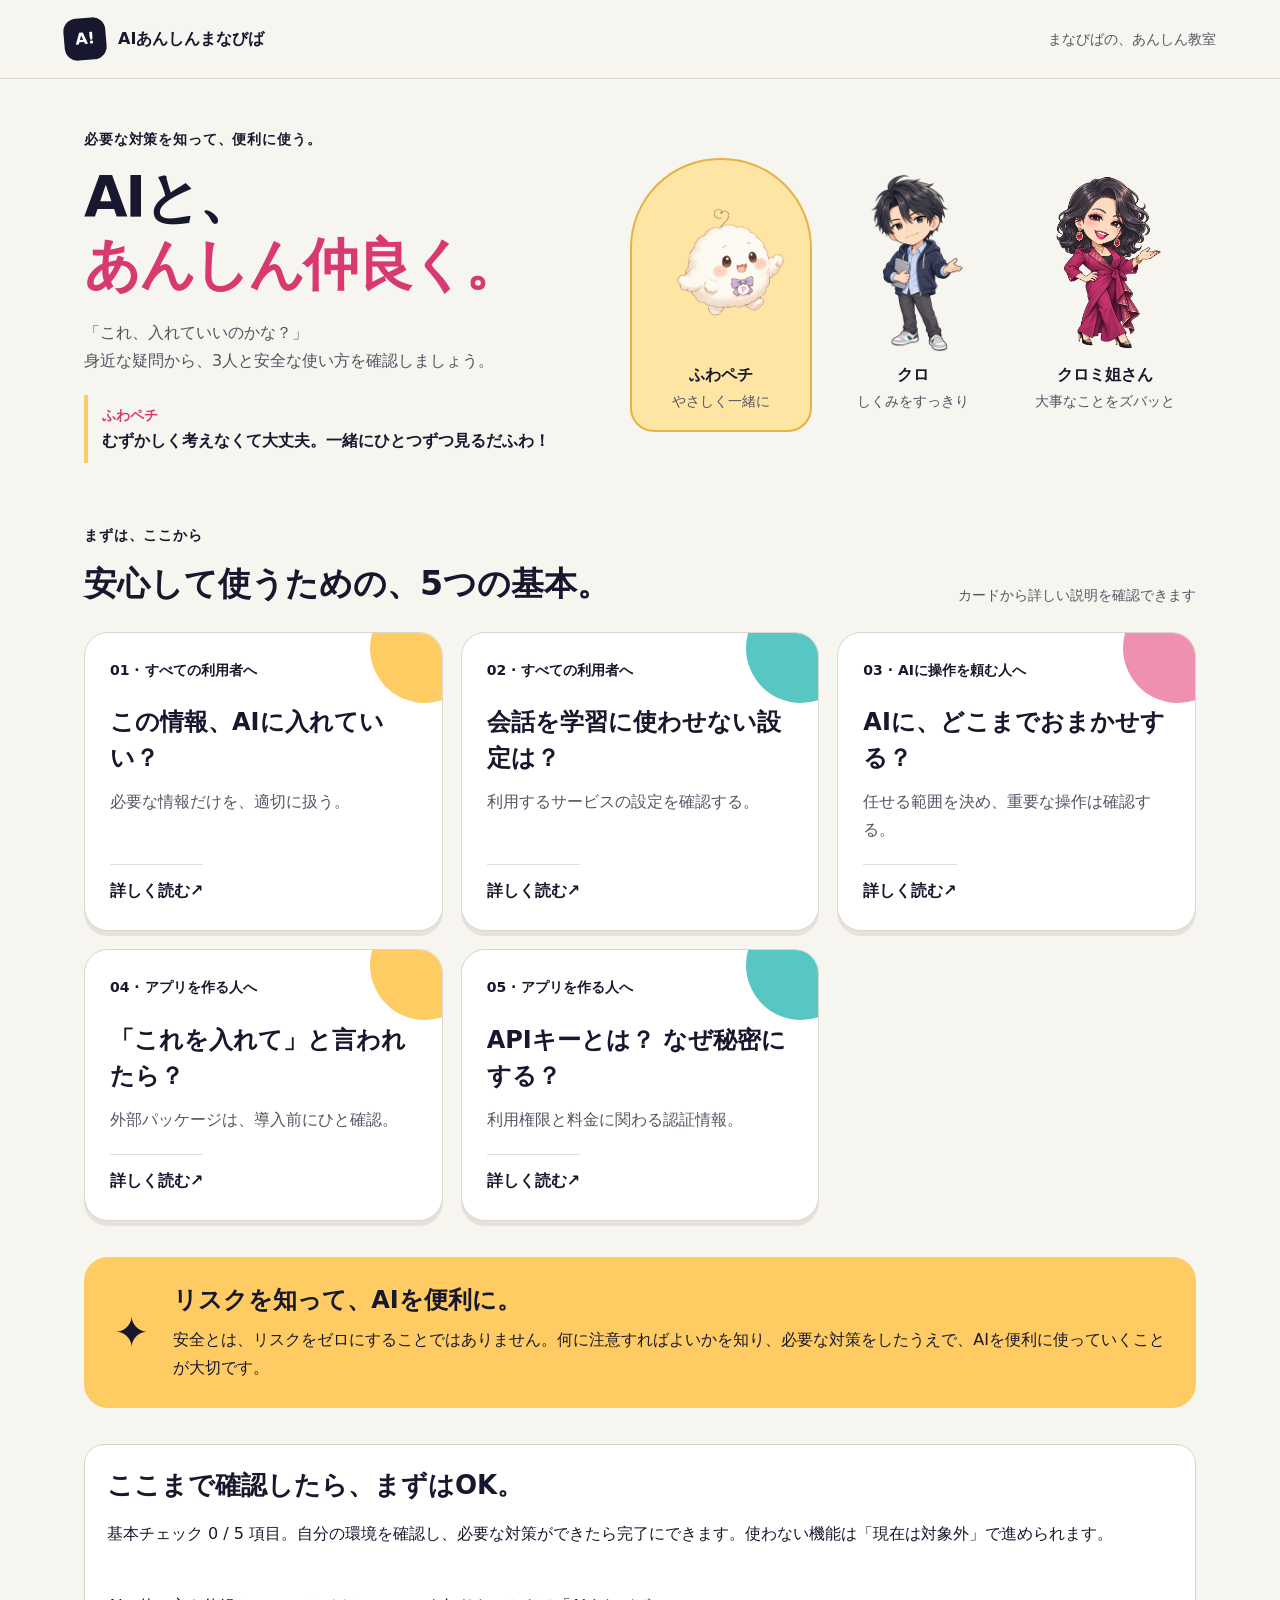
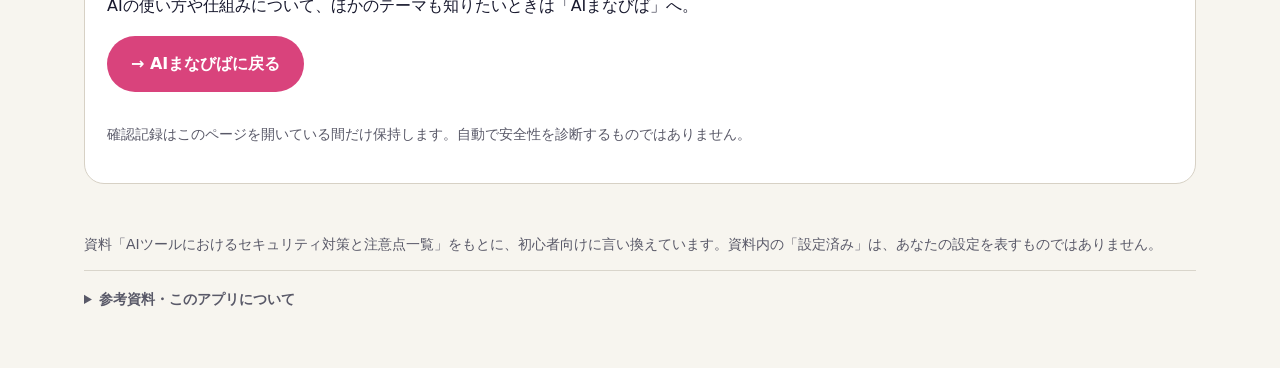
<file: security/index.html>
<!doctype html><html lang="ja"><head><meta charset="utf-8"><meta name="viewport" content="width=device-width,initial-scale=1"><meta name="theme-color" content="#ffcc64"><meta name="description" content="ふわペチ、クロ、クロミ姐さんと、AIを安心して使うコツをやさしく学ぼう。"><title>AIあんしんまなびば</title><link rel="stylesheet" href="styles.css"></head><body>
<header><a class="brand" href="#"><b>A!</b> AIあんしんまなびば</a><span class="family">まなびばの、あんしん教室</span></header>
<main><section class="welcome"><div><p class="eyebrow">必要な対策を知って、便利に使う。</p><h1>AIと、<br><em>あんしん仲良く。</em></h1><p class="lead">「これ、入れていいのかな？」<br>身近な疑問から、3人と安全な使い方を確認しましょう。</p><div class="bubble" id="greeting" aria-live="polite"></div></div><div class="guides" aria-label="案内役を選ぶ"><button data-guide="pechi" aria-pressed="true"><img src="assets/pechi.png" alt=""><strong>ふわペチ</strong><span>やさしく一緒に</span></button><button data-guide="kuro" aria-pressed="false"><img src="assets/kuro.png" alt=""><strong>クロ</strong><span>しくみをすっきり</span></button><button data-guide="kuromi" aria-pressed="false"><img src="assets/kuromi.png" alt=""><strong>クロミ姐さん</strong><span>大事なことをズバッと</span></button></div></section>
<section class="lesson-section" aria-labelledby="lessonTitle"><div class="section-head"><div><p class="eyebrow">まずは、ここから</p><h2 id="lessonTitle">安心して使うための、5つの基本。</h2></div><span>カードから詳しい説明を確認できます</span></div><div class="grid" id="cards"></div></section>
<aside class="promise"><span aria-hidden="true">✦</span><div><h2>リスクを知って、AIを便利に。</h2><p>安全とは、リスクをゼロにすることではありません。何に注意すればよいかを知り、必要な対策をしたうえで、AIを便利に使っていくことが大切です。</p></div></aside>
<section class="completion" aria-labelledby="completionTitle"><h2 id="completionTitle">ここまで確認したら、まずはOK。</h2><p id="completionText" role="status"></p><div id="manabibaReturn"><p><strong id="completionThanks" hidden>基本チェック、おつかれさまでした。</strong><br>AIの使い方や仕組みについて、ほかのテーマも知りたいときは「AIまなびば」へ。</p><a class="primary" style="display:inline-block;width:auto;text-decoration:none;margin:0 0 16px;background:#d9437c;color:#fff" href="https://ai-manabiba.mighty-eagle-3157.chatgpt.site"><strong>→ AIまなびばに戻る</strong></a></div><p>確認記録はこのページを開いている間だけ保持します。自動で安全性を診断するものではありません。</p></section><footer><p>資料「AIツールにおけるセキュリティ対策と注意点一覧」をもとに、初心者向けに言い換えています。資料内の「設定済み」は、あなたの設定を表すものではありません。</p><details><summary>参考資料・このアプリについて</summary><p>学習設定／入力情報の工夫／追加プログラムの安全確認／APIキーの保護／AIに渡す権限、の5項目を扱います。</p><a href="https://www.ipa.go.jp/digital/ai/security/ai_security_tips.html" target="_blank" rel="noopener noreferrer">IPA：AI利用者のためのセキュリティ豆知識 ↗</a><p>設定手順の公式案内（2026年9月27日確認・主に個人向けアカウント）：</p><p><a href="https://help.openai.com/en/articles/7730893-data-controls-in-chatgpt" target="_blank" rel="noopener noreferrer">ChatGPT：データコントロール</a><br><a href="https://support.google.com/gemini/answer/13278892?hl=ja&amp;co=GENIE.Platform%3DDesktop" target="_blank" rel="noopener noreferrer">Gemini：アクティビティの管理</a><br><a href="https://privacy.claude.com/en/articles/12109829-how-do-i-change-my-model-improvement-privacy-settings" target="_blank" rel="noopener noreferrer">Claude：モデル改善のプライバシー設定</a></p><p><a href="https://x.ai/legal/faq" target="_blank" rel="noopener noreferrer">Grok：データの利用設定</a><br><a href="https://github.com/AikidoSec/safe-chain" target="_blank" rel="noopener noreferrer">Aikido Safe Chain：公式導入案内</a><br><a href="https://docs.github.com/en/code-security/concepts/secret-security/push-protection" target="_blank" rel="noopener noreferrer">GitHub：Push protection</a><br><a href="https://vercel.com/docs/environment-variables" target="_blank" rel="noopener noreferrer">Vercel：環境変数</a><br><a href="https://docs.netlify.com/build/configure-builds/environment-variables/" target="_blank" rel="noopener noreferrer">Netlify：環境変数</a></p><p>このアプリは、AIサービスの設定確認や安全性の判定を行いません。練習は例文だけを使い、個人情報を入力する欄はありません。2026年9月27日作成。</p></details></footer></main>
<dialog id="lesson" aria-labelledby="dialogTitle"><div class="dialog-top"><span id="lessonLabel"></span><button id="close" aria-label="閉じる">×</button></div><div class="dialog-body"><h2 id="dialogTitle"></h2><div class="mentor"><img id="mentorImage" alt=""><p id="mentorLine"></p></div><p id="explanation"></p><div class="example"><strong>たとえば、こんなふうに</strong><div id="example"></div></div><div class="action"><strong>確認・対応すること</strong><p id="action"></p></div><details><summary>もう少し知りたい</summary><p id="more"></p></details><section class="quiz"><h3>理解を確認</h3><p id="question"></p><div id="answers"></div><p id="feedback" role="status"></p></section><section class="basic-check"><h3>自分の環境を確認する</h3><p>下の項目を確認 → 必要なら設定・対策 → 基本チェック完了。読んだだけではなく、ご自身の環境で確認できた項目にチェックしてください。</p><div id="checklist"></div></section><button id="finish" class="primary" disabled>基本チェック完了。カードに戻る</button><button id="skip" class="secondary">現在はこの機能を使わない（対象外）</button></div></dialog><script src="app.js"></script></body></html>
</file>
<file: app/styles.css>
@import url('https://fonts.googleapis.com/css2?family=Zen+Kaku+Gothic+New:wght@400;500;700;900&display=swap');
:root{--ink:#17182d;--paper:#f7f5ef;--white:#fff;--yellow:#ffcc64;--pink:#e9568a;--aqua:#58c6c2;--line:#dcd9d0;--muted:#777784;--shadow:0 18px 50px rgba(23,24,45,.11)}*{box-sizing:border-box}html{scroll-behavior:smooth}body{margin:0;background:var(--paper);color:var(--ink);font-family:'Zen Kaku Gothic New',system-ui,sans-serif;line-height:1.65}.topbar{height:76px;display:flex;align-items:center;justify-content:space-between;padding:0 clamp(22px,5vw,72px);border-bottom:1px solid var(--line);position:sticky;top:0;background:rgba(247,245,239,.9);backdrop-filter:blur(16px);z-index:20}.brand{display:flex;align-items:center;gap:12px;color:var(--ink);text-decoration:none;font-weight:900;font-size:1.05rem;letter-spacing:.04em}.brand-mark{width:38px;height:38px;display:grid;place-items:center;background:var(--ink);color:#fff;border-radius:12px;transform:rotate(-5deg)}nav{display:flex;gap:4px;background:#ebe8df;padding:4px;border-radius:999px}.nav-link{border:0;background:transparent;border-radius:999px;padding:8px 20px;font:inherit;font-weight:700;color:#666676;cursor:pointer}.nav-link.active{background:#fff;color:var(--ink);box-shadow:0 2px 12px rgba(0,0,0,.07)}.avatar-button{width:46px;height:46px;border:2px solid var(--ink);background:var(--yellow);border-radius:50%;overflow:hidden;padding:2px;cursor:pointer}.avatar-button img{width:100%;height:100%;object-fit:cover;border-radius:50%}main{max-width:1240px;margin:auto;padding:0 clamp(22px,5vw,72px) 90px}.intro-grid{min-height:550px;display:grid;grid-template-columns:1.05fr .95fr;align-items:center;gap:40px;border-bottom:1px solid var(--line)}.eyebrow,.section-number{font-size:.76rem;font-weight:900;letter-spacing:.18em;text-transform:uppercase;margin:0 0 10px;color:#6f6f7c}.intro-copy h1,.progress-hero h1{font-size:clamp(4rem,8vw,7.6rem);line-height:.92;letter-spacing:-.07em;margin:0;font-weight:900}.intro-copy h1 em,.progress-hero h1 em{font-style:normal;color:var(--pink);position:relative}.lead{font-size:1.08rem;max-width:570px;margin:30px 0;color:#525263}.guide-bubble{display:inline-flex;align-items:center;gap:12px;margin-top:16px;border-left:4px solid var(--yellow);padding:2px 0 2px 16px}.guide-bubble span{font-size:.78rem;font-weight:900;background:var(--ink);color:#fff;padding:4px 10px;border-radius:999px;white-space:nowrap}.guide-bubble p{margin:0;font-weight:700}.hero-character{position:relative;border:0;background:transparent;min-height:470px;cursor:pointer;display:grid;place-items:center}.hero-character::before{content:"";position:absolute;width:min(33vw,390px);aspect-ratio:1;border-radius:50%;background:var(--yellow);box-shadow:inset 0 0 0 1px rgba(0,0,0,.08)}.hero-character img{position:relative;z-index:2;width:min(30vw,360px);height:410px;object-fit:contain;filter:drop-shadow(0 18px 20px rgba(0,0,0,.16));transition:.35s}.hero-character:hover img{transform:translateY(-8px) rotate(1deg)}.swap-hint{position:absolute;z-index:3;right:2%;bottom:12%;background:var(--ink);color:#fff;padding:9px 15px;border-radius:999px;font-weight:700;font-size:.8rem}.orbit{position:absolute;border:1px solid rgba(23,24,45,.22);border-radius:50%;z-index:1}.orbit-one{width:96%;height:64%;transform:rotate(18deg)}.orbit-two{width:76%;height:87%;transform:rotate(-27deg)}.finder,.cards-section{padding:68px 0 16px}.finder-head,.section-title,.progress-row{display:flex;align-items:end;justify-content:space-between;gap:24px}.finder h2,.cards-section h2,.progress-panel h2,.dialog-card h2{font-size:clamp(1.8rem,3vw,2.7rem);line-height:1.1;margin:0;letter-spacing:-.04em}.search{width:min(390px,45vw);height:50px;background:#fff;border:1px solid var(--line);border-radius:16px;display:flex;align-items:center;gap:10px;padding:0 16px}.search span{font-size:1.6rem}.search input{border:0;outline:0;width:100%;font:inherit;background:transparent}.filter-tabs{display:flex;gap:26px;margin-top:38px;border-bottom:1px solid var(--line)}.filter-tab{border:0;background:transparent;padding:0 0 13px;font:inherit;font-weight:900;color:#92909b;cursor:pointer;position:relative}.filter-tab.active{color:var(--ink)}.filter-tab.active::after{content:"";position:absolute;left:0;right:0;bottom:-1px;height:4px;background:var(--pink);border-radius:4px}.chips{display:flex;flex-wrap:wrap;gap:10px;padding-top:20px}.chip{border:1px solid #cbc8bf;background:transparent;border-radius:999px;padding:9px 16px;font:inherit;font-weight:700;cursor:pointer;transition:.2s}.chip:hover,.chip.active{background:var(--ink);color:#fff;border-color:var(--ink);transform:translateY(-2px)}.section-title{margin-bottom:24px}.section-title>p{margin:0;color:var(--muted)}.section-title strong{color:var(--ink);font-size:1.4rem}.card-grid{display:grid;grid-template-columns:repeat(3,1fr);gap:18px}.qa-card{min-height:330px;position:relative}.card-face{width:100%;height:100%;min-height:330px;border-radius:24px;border:1px solid var(--line);padding:26px;text-align:left;background:#fff;box-shadow:0 4px 0 rgba(23,24,45,.04);color:var(--ink)}button.card-front{font:inherit;cursor:pointer;display:flex;flex-direction:column;transition:.25s;position:relative;overflow:hidden}.card-front::after{content:"";position:absolute;width:120px;height:120px;border-radius:50%;background:var(--card-accent,#ffcc64);right:-55px;top:-55px;opacity:.75}.card-front:hover{transform:translateY(-6px);box-shadow:var(--shadow);border-color:transparent}.card-meta{font-size:.75rem;font-weight:900;color:#7b7a86;letter-spacing:.08em}.card-front h3{font-size:1.65rem;line-height:1.35;margin:32px 0 auto;letter-spacing:-.03em}.card-cta{font-size:.9rem;font-weight:900;display:flex;justify-content:space-between;align-items:center;border-top:1px solid var(--line);padding-top:16px}.card-cta b{font-size:1.4rem}.card-back{background:var(--ink);color:#fff;position:relative;display:flex;flex-direction:column;box-shadow:var(--shadow);animation:flipIn .35s ease}.card-back[hidden]{display:none}.card-back h3{font-size:1.2rem;margin:10px 38px 8px 0}.card-close{position:absolute;top:16px;right:17px;width:34px;height:34px;border-radius:50%;border:1px solid rgba(255,255,255,.35);background:transparent;color:#fff;font-size:1.3rem;cursor:pointer}.character-line{color:var(--yellow);font-weight:900;font-size:.9rem;margin:0}.answer{font-size:.95rem;margin:0 0 14px}.tip{background:rgba(255,255,255,.1);border-radius:15px;padding:12px 14px;margin-top:auto}.tip strong{font-size:.85rem}.tip p{margin:4px 0 0;font-size:.85rem}.card-actions{display:flex;gap:8px;margin-top:13px}.card-actions button{border:0;border-radius:999px;padding:9px 13px;font:inherit;font-size:.78rem;font-weight:900;cursor:pointer}.done-button{background:var(--yellow);color:var(--ink)}.done-button.done{background:var(--aqua)}.route-button{background:#fff;color:var(--ink)}.empty{text-align:center;padding:80px 20px}.empty span{font-size:3rem}.progress-view{padding-top:76px}.progress-hero{display:flex;justify-content:space-between;align-items:end;gap:40px}.progress-hero h1{font-size:clamp(3.4rem,7vw,6.8rem)}.score-ring{width:190px;aspect-ratio:1;border-radius:50%;display:grid;place-content:center;text-align:center;background:conic-gradient(var(--pink) var(--score,0%),#e4e1d9 0);position:relative}.score-ring::before{content:"";position:absolute;inset:12px;border-radius:50%;background:var(--paper)}.score-ring span,.score-ring small{position:relative}.score-ring span{font-size:3.6rem;line-height:1;font-weight:900}.progress-panel{margin-top:70px;background:#fff;border-radius:30px;padding:34px;box-shadow:var(--shadow)}.progress-row{align-items:center}.progress-row p{margin:8px 0 0;color:var(--muted)}.primary-button{border:0;background:var(--ink);color:#fff;border-radius:999px;padding:13px 20px;font:inherit;font-weight:900;cursor:pointer}.progress-track{height:12px;background:#eceae4;border-radius:99px;margin:28px 0;overflow:hidden}.progress-track span{display:block;height:100%;width:0;background:linear-gradient(90deg,var(--pink),var(--yellow));border-radius:inherit;transition:.5s}.badges{display:grid;grid-template-columns:repeat(3,1fr);gap:12px}.badge{padding:18px;border:1px solid var(--line);border-radius:18px}.badge.locked{opacity:.35}.badge b{display:block;font-size:1.6rem}.navigator-dialog{border:0;border-radius:30px;padding:0;background:transparent;max-width:900px;width:calc(100% - 32px)}.navigator-dialog::backdrop{background:rgba(18,19,38,.7);backdrop-filter:blur(6px)}.dialog-card{background:var(--paper);border-radius:30px;padding:30px}.dialog-head{display:flex;justify-content:space-between}.close-button{border:0;background:#e7e4dc;border-radius:50%;width:42px;height:42px;font-size:1.5rem;cursor:pointer}.navigator-options{display:grid;grid-template-columns:repeat(3,1fr);gap:14px;margin-top:26px}.navigator-option{border:2px solid transparent;background:#fff;border-radius:22px;padding:16px;cursor:pointer;text-align:left;font:inherit}.navigator-option.active{border-color:var(--pink);box-shadow:0 8px 30px rgba(233,86,138,.15)}.navigator-option img{width:100%;height:210px;object-fit:contain;border-radius:14px}.navigator-option strong{display:block;font-size:1.1rem}.navigator-option span{font-size:.85rem;color:var(--muted)}@keyframes flipIn{from{opacity:0;transform:rotateY(-12deg) scale(.96)}to{opacity:1;transform:none}}@media(max-width:850px){.intro-grid{grid-template-columns:1fr;min-height:auto;padding:70px 0 40px}.hero-character{min-height:380px}.hero-character::before{width:330px}.hero-character img{width:310px;height:350px}.card-grid{grid-template-columns:repeat(2,1fr)}.progress-hero{align-items:start}.navigator-options{grid-template-columns:1fr}.navigator-option{display:grid;grid-template-columns:110px 1fr;align-items:center}.navigator-option img{height:110px}.badges{grid-template-columns:1fr}}@media(max-width:580px){.topbar{height:66px;padding:0 16px}.brand>span:last-child{display:none}.nav-link{padding:7px 14px}.intro-copy h1{font-size:4.2rem}.hero-character{min-height:330px}.hero-character::before{width:280px}.hero-character img{width:270px;height:310px}.finder-head,.section-title{align-items:start;flex-direction:column}.search{width:100%}.card-grid{grid-template-columns:1fr}.qa-card,.card-face{min-height:300px}.progress-hero{flex-direction:column}.score-ring{width:150px}.progress-panel{padding:24px}.progress-row{align-items:start;flex-direction:column}.navigator-option{grid-template-columns:90px 1fr}.navigator-option img{height:90px}}
</file>
<file: app/fix.css>
.card-front[hidden] { display: none; }
</file>
<file: app/anam.css>
.anam-launcher{position:fixed;right:24px;bottom:24px;z-index:30;display:flex;align-items:center;gap:12px;border:0;border-radius:18px;background:var(--ink);color:#fff;padding:12px 18px;box-shadow:0 16px 40px rgba(23,24,45,.28);font:inherit;text-align:left;cursor:pointer;transition:.2s}
.anam-launcher:hover{transform:translateY(-3px)}
.anam-launcher strong,.anam-launcher small{display:block}.anam-launcher strong{font-size:.95rem}.anam-launcher small{font-size:.75rem;color:#d7d7df}
.anam-live-dot{width:12px;height:12px;border-radius:50%;background:#54db9a;box-shadow:0 0 0 6px rgba(84,219,154,.15);animation:anamPulse 1.8s infinite}
.anam-dialog{border:0;padding:0;background:transparent;width:min(1100px,calc(100% - 24px));max-width:none}
.anam-dialog::backdrop{background:rgba(18,19,38,.78);backdrop-filter:blur(7px)}
.anam-panel{background:var(--paper);border-radius:26px;padding:24px}
.anam-head{display:flex;align-items:flex-start;justify-content:space-between;gap:20px}.anam-head h2{font-size:clamp(1.45rem,3vw,2.25rem);line-height:1.15;margin:0}
.anam-help{margin:12px 0 16px;color:#5d5d6c}
.anam-frame-wrap{height:min(68vh,720px);min-height:460px;border:1px solid var(--line);border-radius:20px;overflow:hidden;background:#111225}
.anam-frame-wrap iframe{display:block;width:100%;height:100%;border:0}
.anam-fallback{margin:12px 4px 0;font-size:.9rem;color:var(--muted)}.anam-fallback a{color:var(--ink);font-weight:900}
@keyframes anamPulse{50%{box-shadow:0 0 0 11px rgba(84,219,154,0)}}
@media(max-width:580px){.anam-launcher{right:14px;bottom:14px;padding:11px 14px}.anam-panel{padding:16px}.anam-frame-wrap{height:70vh;min-height:420px}.anam-help{font-size:.9rem}}
</file>
<file: security/styles.css>
:root{--ink:#17182d;--paper:#f7f5ef;--pink:#d73970;--yellow:#ffcc64;--aqua:#58c6c2}*{box-sizing:border-box}body{margin:0;background:var(--paper);color:var(--ink);font-family:'Meiryo UI','Meiryo',system-ui,sans-serif;line-height:1.75;font-size:16px}button,a,summary{-webkit-tap-highlight-color:transparent}button{font:inherit;color:inherit;cursor:pointer}button:focus-visible,a:focus-visible,summary:focus-visible{outline:3px solid #215caf;outline-offset:5px}header{display:flex;align-items:center;justify-content:space-between;border-bottom:1px solid #dcd9d0;padding:18px 5vw;gap:16px}.brand{font-weight:900;text-decoration:none;color:var(--ink);display:flex;align-items:center;gap:12px}.brand b{background:var(--ink);color:white;display:grid;place-items:center;width:42px;height:42px;border-radius:13px;transform:rotate(-5deg)}.family{font-size:14px;color:#555565}main{max-width:1240px;padding:0 5vw;margin:auto}.welcome{display:grid;grid-template-columns:1fr 1.1fr;align-items:center;gap:32px;padding:48px 0 40px}.eyebrow{font-size:14px;font-weight:900;letter-spacing:.06em;margin:0 0 12px}h1{font-size:clamp(36px,4.4vw,62px);line-height:1.2;letter-spacing:-.04em;margin:0}h1 em{color:var(--pink);font-style:normal}.lead{color:#525263;margin:20px 0}.bubble{border-left:4px solid var(--yellow);padding:8px 14px;font-weight:700}.bubble strong{display:block;color:var(--pink);font-size:14px}.guides{display:flex;align-items:end;gap:10px}.guides button{flex:1;min-width:0;border:2px solid transparent;border-radius:90px 90px 24px 24px;background:transparent;padding:12px 5px 16px;transition:.25s}.guides button[aria-pressed=true]{background:#ffe5a4;border-color:#e5b344}.guides button:hover{transform:translateY(-5px)}.guides img{width:100%;height:180px;object-fit:contain;animation:float 5s ease-in-out infinite}.guides button:nth-child(2) img{animation-delay:-1.7s}.guides button:nth-child(3) img{animation-delay:-3.2s}.guides strong{display:block;font-size:16px}.guides span{font-size:14px;display:block;color:#525263}.section-head{display:flex;align-items:end;justify-content:space-between;gap:20px;margin:20px 0 24px}h2{font-size:clamp(24px,2.6vw,34px);line-height:1.45;margin:0}.section-head>span{font-size:14px;color:#555565}.grid{display:grid;grid-template-columns:repeat(3,1fr);gap:18px}.card{border:1px solid #dad7ce;background:white;border-radius:24px;min-height:240px;padding:25px;text-align:left;position:relative;overflow:hidden;box-shadow:0 5px 0 #e6e2d9;display:flex;flex-direction:column;transition:transform .25s,box-shadow .25s}.card:hover{transform:translateY(-6px);box-shadow:0 15px 30px #17182d15}.card .number{font-size:14px;font-weight:900}.card h3{font-size:24px;line-height:1.5;margin:22px 0 12px;position:relative}.card p{margin:0 0 20px;color:#555565}.card .read{border-top:1px solid #e3dfd7;padding-top:12px;margin-top:auto;font-weight:900;display:flex;justify-content:space-between}.card::before{content:'';position:absolute;width:110px;height:110px;border-radius:50%;right:-38px;top:-40px;background:var(--accent)}.card.done .read{color:#16706c}.promise{background:var(--yellow);border-radius:24px;padding:26px 30px;display:flex;align-items:center;gap:24px;margin:36px 0}.promise>span{font-size:42px}.promise h2{font-size:24px}.promise p{margin:8px 0 0}footer{color:#595968;font-size:14px;padding:12px 0 40px}footer a{color:#174f83}details{border-top:1px solid #d9d5cb;padding:16px 0}summary{cursor:pointer;font-weight:700}dialog{border:0;border-radius:28px;width:min(760px,calc(100% - 28px));max-height:90vh;padding:0;color:var(--ink);background:var(--paper);box-shadow:0 30px 80px #0004}dialog::backdrop{background:#17182dbb;backdrop-filter:blur(5px)}.dialog-top{position:sticky;top:0;background:var(--paper);padding:16px 26px;display:flex;justify-content:space-between;align-items:center;z-index:2;border-bottom:1px solid #ddd8cb;font-weight:900}.dialog-top button{border:0;border-radius:50%;width:42px;height:42px;background:#e6e2d9;font-size:28px}.dialog-body{padding:20px 32px 32px}.mentor{display:flex;align-items:center;gap:18px;margin:18px 0}.mentor img{width:92px;height:105px;object-fit:contain}.mentor p{border-radius:18px;background:#fff;padding:16px;font-weight:700;margin:0;flex:1}.example,.action{border-radius:18px;padding:18px 22px;margin:18px 0;background:white}.example p,.action p{margin:8px 0 0;white-space:pre-line}.action{background:#d6f1ee}.quiz{margin-top:14px;padding:20px;border:1px solid #d7d1c5;border-radius:20px}.quiz h3{margin:0}.quiz button{border:1px solid #bab5a9;background:white;border-radius:14px;padding:12px 16px;width:100%;margin:5px 0;text-align:left}.quiz button.selected{border:2px solid #19766c;background:#d6f1ee}#feedback{margin:12px 0 0;font-weight:700}.primary{background:var(--ink);color:white;border:0;border-radius:999px;padding:14px 24px;margin-top:22px;width:100%}@keyframes float{50%{transform:translateY(-8px) rotate(1deg)}}@media(max-width:900px){.welcome{grid-template-columns:1fr}.guides{max-width:620px}.grid{grid-template-columns:repeat(2,1fr)}}@media(max-width:560px){.family{display:none}main{padding:0 20px}.welcome{padding-top:32px;gap:22px}.guides img{height:120px}.guides strong{font-size:14px}.guides span{display:none}.section-head{display:block}.section-head>span{display:block;margin-top:10px}.grid{grid-template-columns:1fr}.card{min-height:210px}.promise{padding:22px;gap:14px}.promise>span{display:none}.dialog-body{padding:20px}.mentor{gap:10px}.mentor img{width:70px;height:90px}.mentor p{padding:12px}}@media(prefers-reduced-motion:reduce){*,*::before{animation:none!important;transition:none!important;scroll-behavior:auto!important}}

#more{white-space:pre-line}

.basic-check,.completion{border:1px solid #d7d1c5;background:#fff;border-radius:20px;padding:22px;margin:22px 0}.basic-check h3{margin:0}#checklist label{display:flex;align-items:flex-start;gap:12px;margin:14px 0;cursor:pointer}#checklist input{width:20px;height:20px;margin-top:5px;flex-shrink:0;accent-color:#16706c}.primary:disabled{opacity:.45;cursor:not-allowed}.secondary{display:block;width:100%;padding:12px 18px;border:1px solid #bbb5a9;border-radius:999px;background:transparent;margin-top:12px}.completion h2{font-size:26px}.completion p:last-child{font-size:14px;color:#595968}#explanation{white-space:pre-line}

/* Readable practical examples; retain the supplied font and palette. */
.example>strong{display:block;margin-bottom:14px}.example-item{padding:16px 18px;margin:12px 0;background:#f7f5ef;border-radius:14px;border-left:4px solid var(--aqua)}.example-item>strong{display:block;font-size:1rem;font-weight:800;color:var(--ink);line-height:1.6}.example-item p{margin:8px 0 0;line-height:1.85;white-space:pre-line}.command-example p{font-family:Consolas,monospace;background:#17182d;color:#fff;padding:12px;border-radius:8px;overflow-wrap:anywhere}.key-note{border-left-color:var(--yellow)}.api-flow{list-style:none;padding:0;margin:14px 0;display:grid;grid-template-columns:1fr 1fr;gap:10px;counter-reset:api}.api-flow li{counter-increment:api;border:1px solid #dcd9d0;border-radius:12px;padding:12px;display:flex;align-items:center;gap:10px;font-weight:700;background:#f7f5ef}.api-flow li::before{content:counter(api);display:grid;place-items:center;width:28px;height:28px;flex-shrink:0;background:var(--yellow);border-radius:50%;font-size:14px}@media(max-width:560px){.api-flow{grid-template-columns:1fr}.example-item{padding:14px}.example{padding:16px}}
</file>
